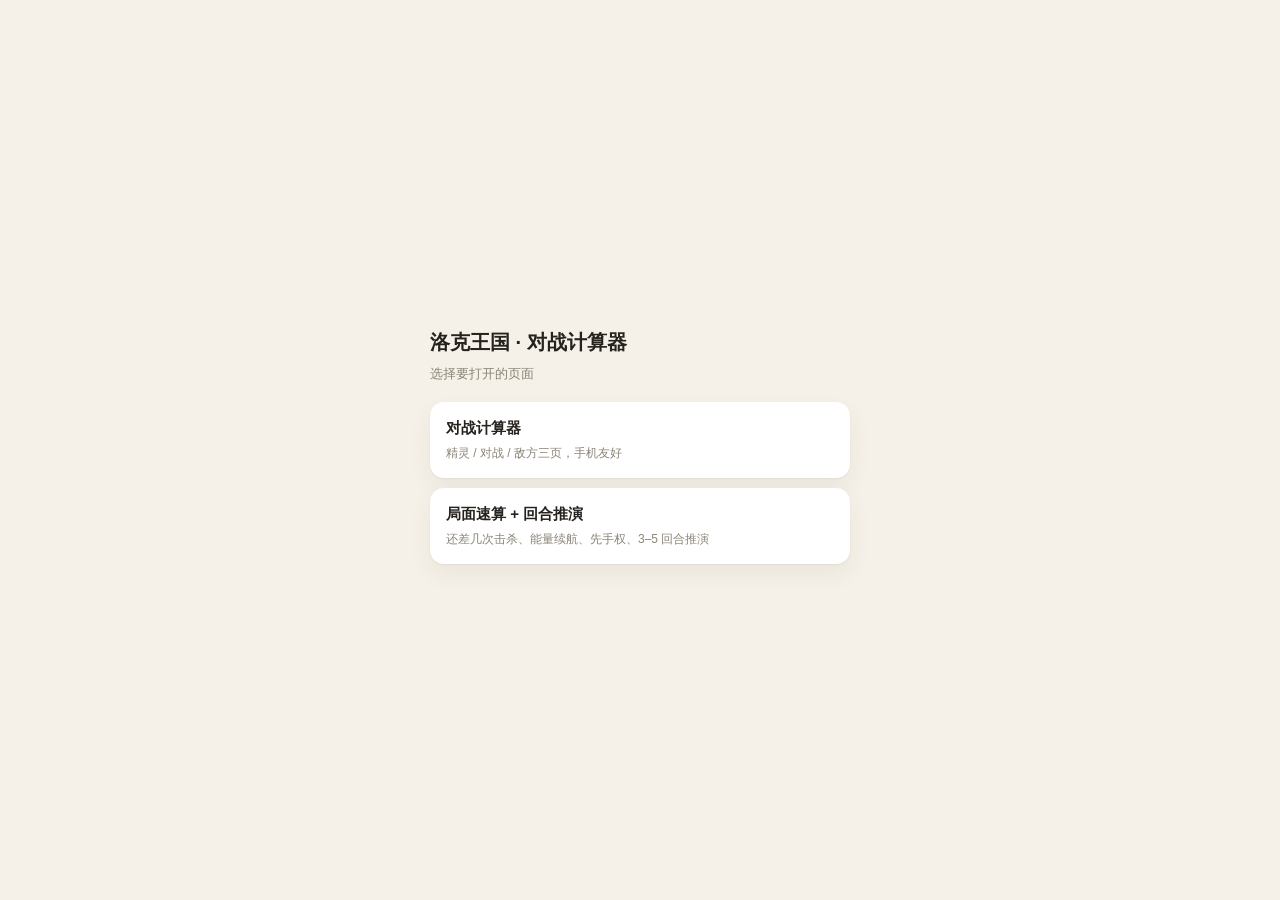
<file: site/index.html>
<!doctype html>
<html lang="zh-CN">
<head>
<meta charset="utf-8">
<meta name="viewport" content="width=device-width, initial-scale=1">
<title>洛克王国 · 对战计算器</title>
<style>
  body{margin:0;min-height:100vh;display:flex;align-items:center;justify-content:center;background:#f5f1e8;color:#26231f;
       font:15px/1.6 "PingFang SC","Microsoft YaHei",sans-serif}
  .box{width:100%;max-width:420px;padding:0 20px}
  h1{font-size:20px;margin:0 0 6px}
  p{color:#8b8578;font-size:13px;margin:0 0 18px}
  a{display:block;padding:14px 16px;border-radius:14px;margin-bottom:10px;text-decoration:none;
    background:#fff;color:#26231f;box-shadow:0 1px 2px rgba(60,50,30,.06),0 10px 24px rgba(60,50,30,.06)}
  a b{display:block;font-size:15px}
  a span{font-size:12px;color:#8b8578}
</style>
</head>
<body>
<div class="box">
  <h1>洛克王国 · 对战计算器</h1>
  <p>选择要打开的页面</p>
  <a href="calculator.html"><b>对战计算器</b><span>精灵 / 对战 / 敌方三页，手机友好</span></a>
  <a href="fight.html"><b>局面速算 + 回合推演</b><span>还差几次击杀、能量续航、先手权、3–5 回合推演</span></a>
</div>
</body>
</html>
</file>
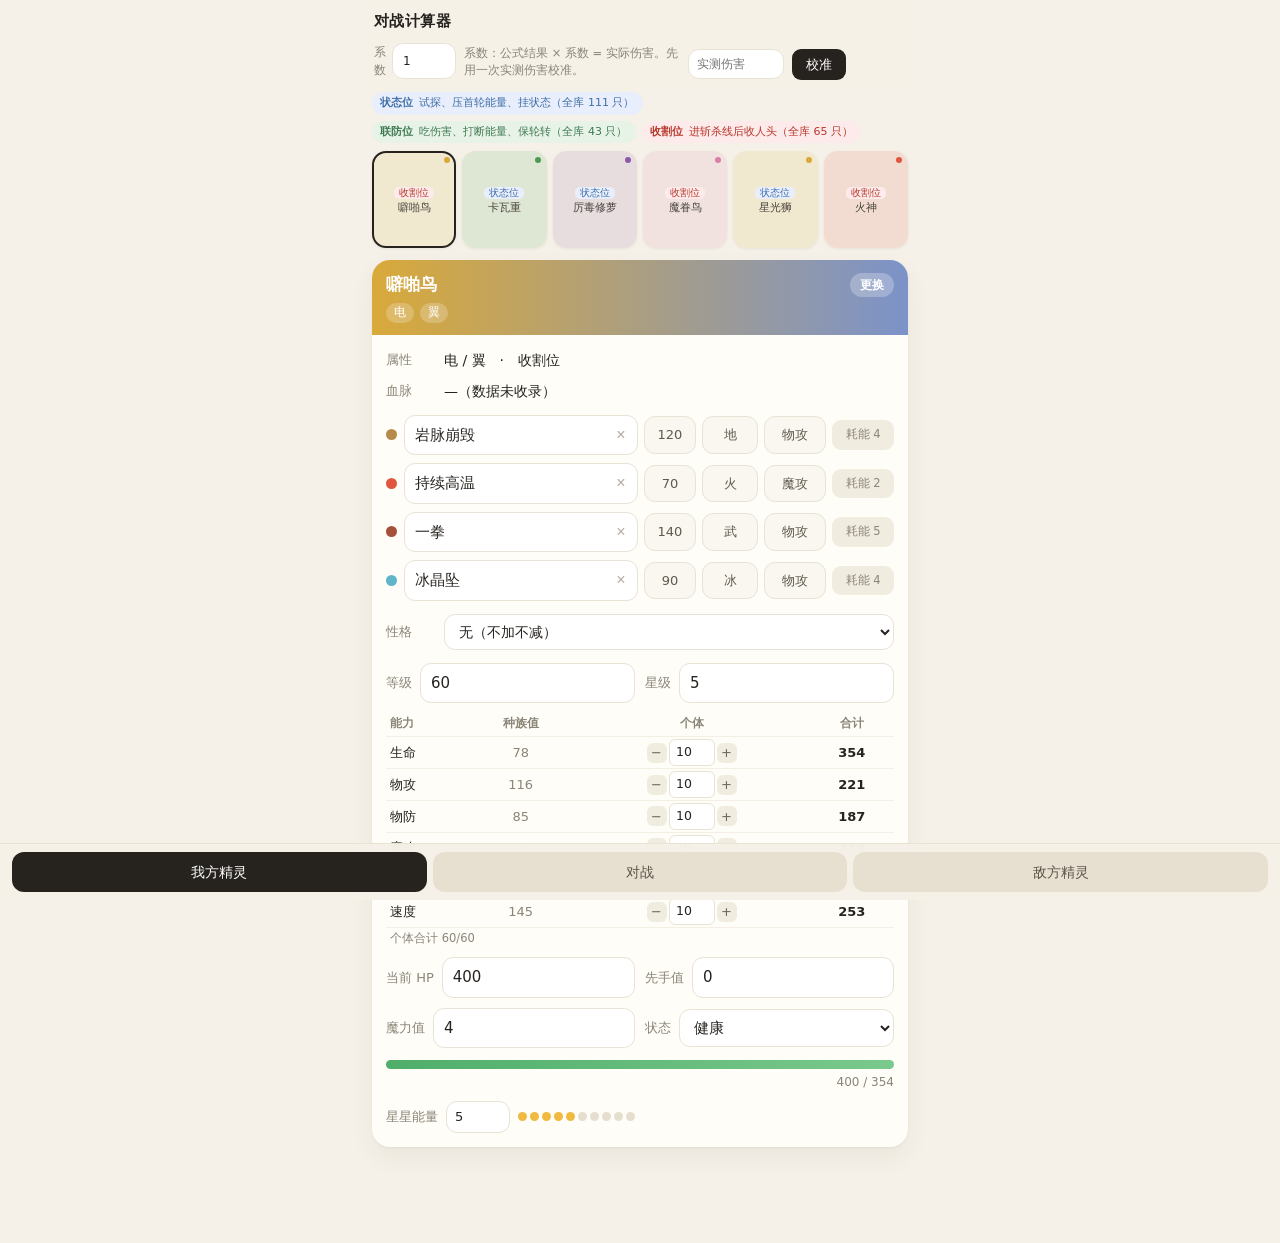
<file: site/calculator.html>
<!doctype html>
<html lang="zh-CN">
<head>
<meta charset="utf-8">
<meta name="viewport" content="width=device-width, initial-scale=1, viewport-fit=cover">
<title>洛克王国 · 对战计算器</title>
<link rel="stylesheet" href="calc.css">
</head>
<body>
<div class="app" id="app">
  <header class="topbar">
    <div class="title">对战计算器</div>
    <div class="coef"><span>系数</span><input id="coef" type="number" step="0.001" value="1"></div>
  </header>

  <!-- 我方 -->
  <section class="view on" id="view-mine">
    <div class="legend-bar" id="roleLegend"></div>
    <div class="slots" id="mineSlots"></div>
    <div class="card" id="mineCard">
      <div class="card-head">
        <div class="card-name" id="mineName"><span id="mineNameText">选择精灵</span><button type="button" class="change-btn" data-side="mine">更换</button></div>
        <div class="tags" id="mineTags"></div>
      </div>
      <div class="line"><span class="lbl">属性</span><span id="mineEle">—</span></div>
      <div class="line"><span class="lbl">血脉</span><span id="mineBlood">—</span></div>
      <div class="moves" id="mineMoves"></div>
      <div class="line"><span class="lbl">性格</span><select id="mineNature"></select></div>
      <div class="row2">
        <label class="field"><span>等级</span><input id="mineLevel" type="number" value="60"></label>
        <label class="field"><span>星级</span><input id="mineStar" type="number" value="5" min="0" max="5"></label>
      </div>
      <table class="ivtable">
        <thead><tr><th>能力</th><th>种族值</th><th colspan="3">个体</th><th>合计</th></tr></thead>
        <tbody id="mineStats"></tbody>
        <tfoot><tr><td colspan="6" class="ivtotal" id="mineIvTotal">个体合计 60/60</td></tr></tfoot>
      </table>
      <div class="row2" style="margin-top:8px">
        <label class="field"><span>当前 HP</span><input id="mineHp" type="number" value="400"></label>
        <label class="field"><span>先手值</span><input id="minePriority" type="number" step="1" value="0"></label>
        <label class="field"><span>魔力值</span><input id="mineMana" type="number" min="0" max="4" value="4"></label>
        <label class="field"><span>状态</span><select id="mineStatus">
          <option value="健康">健康</option><option value="中毒">中毒</option><option value="灼烧">灼烧</option>
          <option value="寄生">寄生</option><option value="冻结">冻结</option><option value="引电">引电</option>
        </select></label>
      </div>
      <div class="hpbar"><i id="mineHpBar"></i></div>
      <div class="hpnote" id="mineHpNote">—</div>
      <div class="energy"><span>星星能量</span><input id="mineEnergy" type="number" min="0" max="10" value="5"><span class="pips" id="mineEnergyPips"></span></div>
    </div>
  </section>

  <!-- 对战 -->
  <section class="view" id="view-battle">
    <div class="battle2">
      <div class="rail" id="railMine"></div>

      <div class="bcol">
        <div class="fighter mine" id="fighterMine">
          <span id="duelMineName">我方</span><i class="spark">✦</i>
        </div>
        <div class="mcards" id="battleMoves"></div>
      </div>

      <div class="bcol">
        <div class="fighter foe" id="fighterFoe">
          <span id="duelFoeName">对手</span><i class="spark">✦</i>
        </div>
        <div class="mcards" id="foeHits"></div>
      </div>

      <div class="rail" id="railFoe"></div>
    </div>

    <div class="card">
      <div class="battle-head">轮次时间轴 <span class="phase-tag" id="phaseName">—</span></div>
      <div class="timeline"><i id="tlFill"></i><span class="tl-max">50 回合</span></div>
      <div class="tl-legend" id="tlLegend"></div>
      <div class="row2" style="margin-bottom:8px">
        <label class="field"><span>我方动作</span><select id="meAction">
          <option value="attack">出招</option><option value="charge">聚能</option><option value="switch">换人</option><option value="counter">应对</option>
        </select></label>
        <label class="field"><span>对手动作</span><select id="foeActionRec">
          <option value="attack">出招</option><option value="charge">聚能</option><option value="switch">换人</option><option value="counter">应对</option>
        </select></label>
      </div>
      <div class="row2" style="margin-bottom:8px">
        <label class="field"><span>我方这招</span><select id="meMoveSel"></select></label>
        <label class="field"><span>对手这招</span><select id="foeMoveSel"></select></label>
      </div>
      <div class="row2" style="margin-bottom:8px">
        <label class="field"><span>贴策略</span><select id="stratSel"></select></label>
      </div>
      <p class="hint" id="stratHint" style="margin:-2px 0 8px"></p>
      <div class="row2" style="margin-bottom:8px">
        <label class="field"><span>本回合倒下</span><select id="koSide">
          <option value="">没有</option><option value="foe">对手倒了一只</option><option value="mine">我方倒了一只</option>
        </select></label>
        <label class="field"><span>对手被迫聚能</span><select id="foeForced">
          <option value="">否</option><option value="1">是</option>
        </select></label>
      </div>
      <div class="turn-actions">
        <button type="button" class="tbtn" id="recordTurn">记录本回合</button>
        <button type="button" class="tbtn ghost" id="undoTurn">撤回上一回合</button>
        <button type="button" class="tbtn ghost" id="clearTurns">清空</button>
        <select id="restoreTurn" style="flex:1;min-width:120px"><option value="">还原到第几回合…</option></select>
      </div>
      <div class="turn-actions" style="margin-top:6px">
        <button type="button" class="tbtn ghost" id="exportBtn">导出记录</button>
        <label class="tbtn ghost" for="importFile" style="cursor:pointer">导入记录</label>
        <input type="file" id="importFile" accept="application/json,.json" hidden>
      </div>
      <div class="history" id="historyList"></div>
    </div>

    <div class="card">
      <div class="battle-head">环境与场地</div>
      <div class="row2">
        <label class="field"><span>天气</span><select id="weather">
          <option value="">无</option><option value="rain">下雨（水系 +75%）</option>
          <option value="sand">沙暴（地系能耗减半）</option><option value="snow">暴风雪</option><option value="thunder">雷鸣</option>
        </select></label>
        <label class="field"><span>对手减伤</span><input id="cut" type="number" value="0" min="0" max="90"></label>
      </div>
      <div class="row2">
        <label class="field"><span>对手这轮用状态技</span><select id="foeStatusSkill">
          <option value="">否</option><option value="1">是（愿力冲击 ×2.5）</option>
        </select></label>
      </div>
    </div>

    <div class="card">
      <div class="battle-head">双方场地与状态</div>
      <div class="p1p2">
        <div class="pcard-mini p1">
          <div class="pname"><b class="p1t">P1</b> 我方</div>
          <div class="stategrid">
            <label><span>攻击印记</span><input data-state="mine" data-key="mark" type="number" min="0" value="0"></label>
            <label><span>风起</span><input data-state="mine" data-key="wind" type="number" min="0" value="0"></label>
            <label><span>蓄势</span><input data-state="mine" data-key="charge" type="number" min="0" max="1" value="0"></label>
            <label><span>光合</span><input data-state="mine" data-key="photo" type="number" min="0" value="0"></label>
            <label><span>棘刺</span><input data-state="mine" data-key="spike" type="number" min="0" value="0"></label>
            <label><span>减速</span><input data-state="mine" data-key="slow" type="number" min="0" max="1" value="0"></label>
            <label><span>连击</span><input data-state="mine" data-key="combo" type="number" min="1" value="1"></label>
            <label><span>中毒</span><input data-state="mine" data-key="poison" type="number" min="0" value="0"></label>
            <label><span>灼烧</span><input data-state="mine" data-key="burn" type="number" min="0" value="0"></label>
          </div>
          <div class="pstat" id="p1Stat">—</div>
        </div>
        <div class="pcard-mini p2">
          <div class="pname"><b class="p2t">P2</b> 敌方</div>
          <div class="stategrid">
            <label><span>攻击印记</span><input data-state="foe" data-key="mark" type="number" min="0" value="0"></label>
            <label><span>风起</span><input data-state="foe" data-key="wind" type="number" min="0" value="0"></label>
            <label><span>蓄势</span><input data-state="foe" data-key="charge" type="number" min="0" max="1" value="0"></label>
            <label><span>光合</span><input data-state="foe" data-key="photo" type="number" min="0" value="0"></label>
            <label><span>棘刺</span><input data-state="foe" data-key="spike" type="number" min="0" value="0"></label>
            <label><span>减速</span><input data-state="foe" data-key="slow" type="number" min="0" max="1" value="0"></label>
            <label><span>连击</span><input data-state="foe" data-key="combo" type="number" min="1" value="1"></label>
            <label><span>中毒</span><input data-state="foe" data-key="poison" type="number" min="0" value="0"></label>
            <label><span>灼烧</span><input data-state="foe" data-key="burn" type="number" min="0" value="0"></label>
          </div>
          <div class="pstat" id="p2Stat">—</div>
          <div class="ticknote" id="tickNote"></div>
        </div>
      </div>
    </div>
  </section>

  <!-- 敌方 -->
  <section class="view" id="view-foe">
    <div class="legend-bar" id="roleLegendFoe"></div>
    <div class="slots" id="foeSlots"></div>
    <div class="card" id="foeCard">
      <div class="card-head">
        <div class="card-name" id="foeName"><span id="foeNameText">选择精灵</span><button type="button" class="change-btn" data-side="foe">更换</button></div>
        <div class="tags" id="foeTags"></div>
      </div>
      <div class="line"><span class="lbl">属性</span><span id="foeEle">—</span></div>
      <div class="line"><span class="lbl">血脉</span><span id="foeBlood">—</span></div>
      <div class="moves" id="foeMoves"></div>
      <div class="line"><span class="lbl">性格</span><select id="foeNature"></select></div>
      <div class="row2">
        <label class="field"><span>等级</span><input id="foeLevel" type="number" value="60"></label>
        <label class="field"><span>星级</span><input id="foeStar" type="number" value="5" min="0" max="5"></label>
      </div>
      <table class="ivtable">
        <thead><tr><th>能力</th><th>种族值</th><th colspan="3">个体</th><th>合计</th></tr></thead>
        <tbody id="foeStats"></tbody>
        <tfoot><tr><td colspan="6" class="ivtotal" id="foeIvTotal">个体合计 60/60</td></tr></tfoot>
      </table>
      <div class="row2" style="margin-top:8px">
        <label class="field"><span>当前 HP</span><input id="foeHp" type="number" value="300"></label>
        <label class="field"><span>先手值</span><input id="foePriority" type="number" step="1" value="0"></label>
        <label class="field"><span>魔力值</span><input id="foeMana" type="number" min="0" max="4" value="4"></label>
        <label class="field"><span>状态</span><select id="foeStatus">
          <option value="健康">健康</option><option value="中毒">中毒</option><option value="灼烧">灼烧</option>
          <option value="寄生">寄生</option><option value="冻结">冻结</option><option value="引电">引电</option>
        </select></label>
      </div>
      <div class="hpbar"><i id="foeHpBar"></i></div>
      <div class="hpnote" id="foeHpNote">—</div>
      <div class="energy"><span>星星能量</span><input id="foeEnergy" type="number" min="0" max="10" value="5"><span class="pips" id="foeEnergyPips"></span></div>
    </div>
  </section>

  <div class="picker" id="picker" hidden>
    <div class="picker-box">
      <div class="picker-head">选择精灵<button type="button" class="picker-close" id="pickerClose">×</button></div>
      <input id="pickerSearch" type="search" placeholder="输入名字筛选，如 火神">
      <div class="picker-list" id="pickerList"></div>
    </div>
  </div>

  <nav class="tabbar">
    <button class="tab on" data-view="mine">我方精灵</button>
    <button class="tab" data-view="battle">对战</button>
    <button class="tab" data-view="foe">敌方精灵</button>
  </nav>
</div>

<script src="natures-data.js"></script>
<script src="pets-data.js"></script>
<script src="skills-data.js"></script>
<script src="types-data.js"></script>
<script src="calc.js"></script>
</body>
</html>
</file>
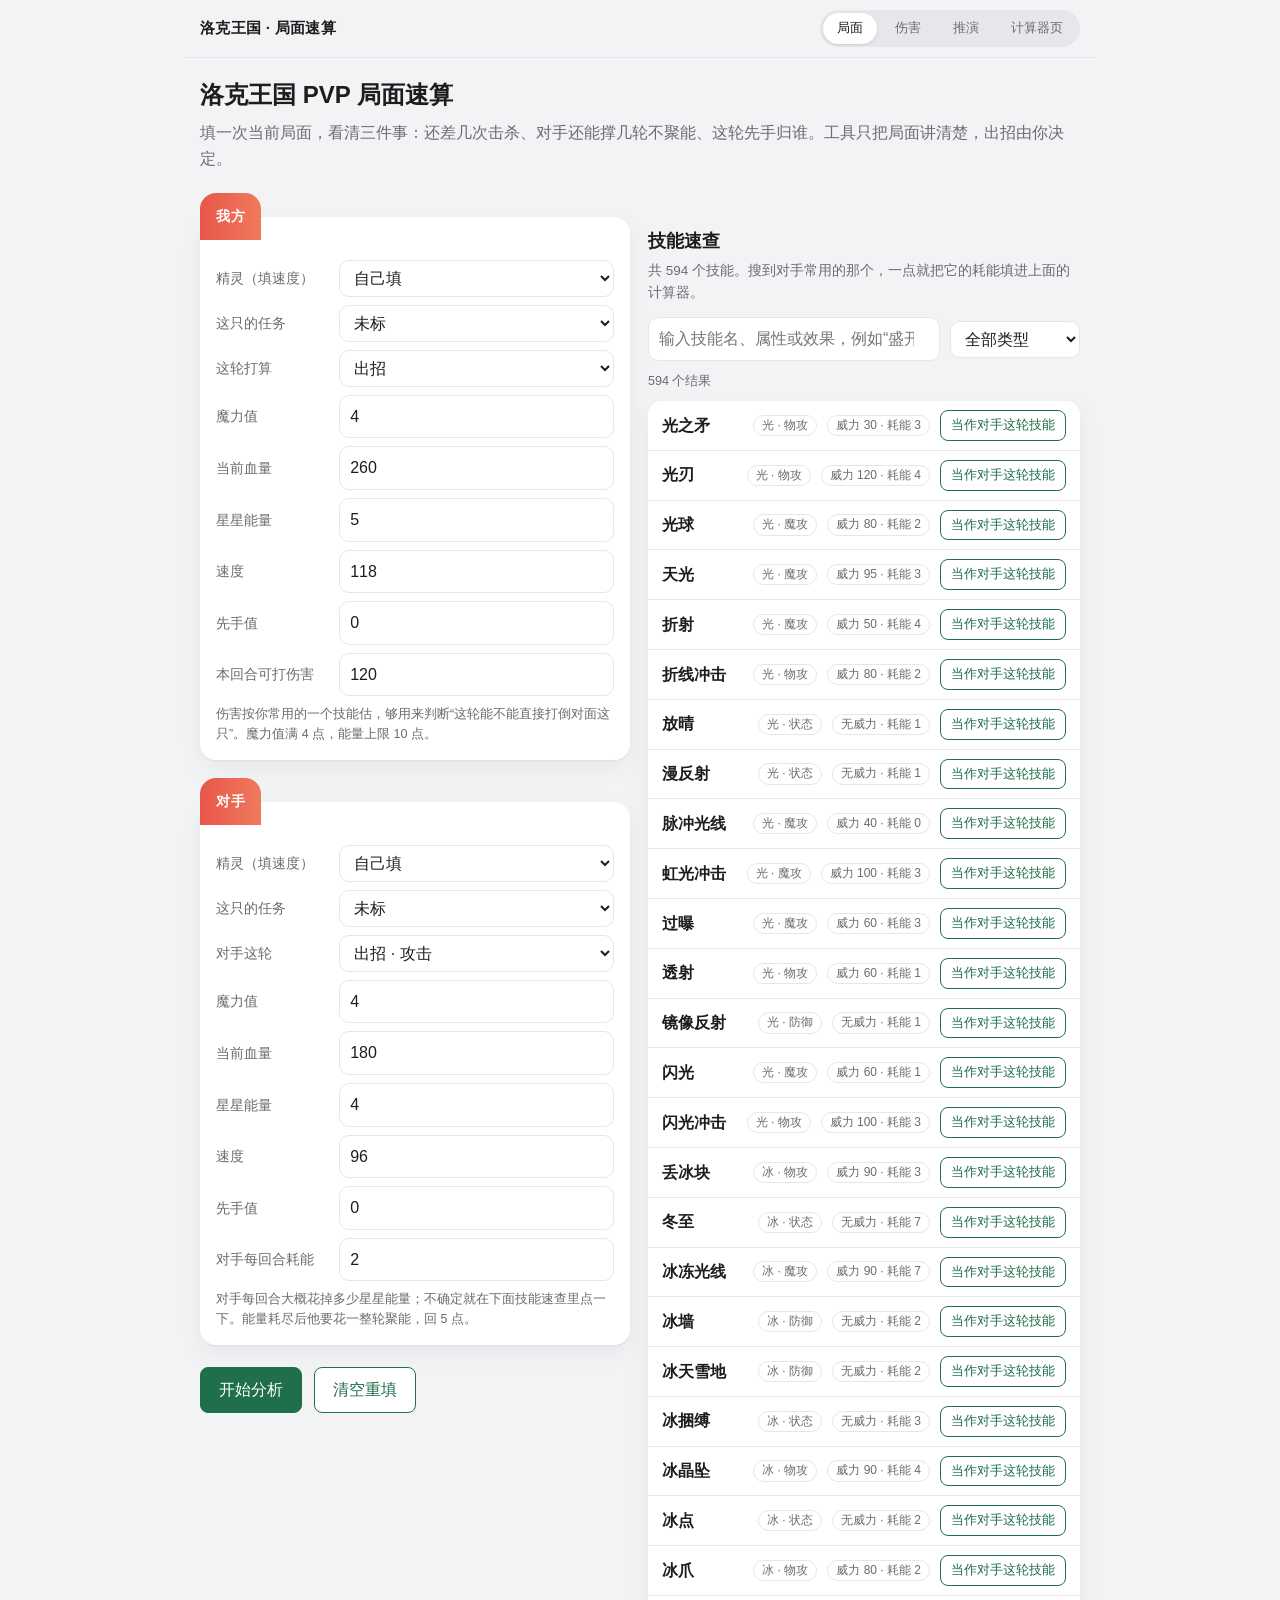
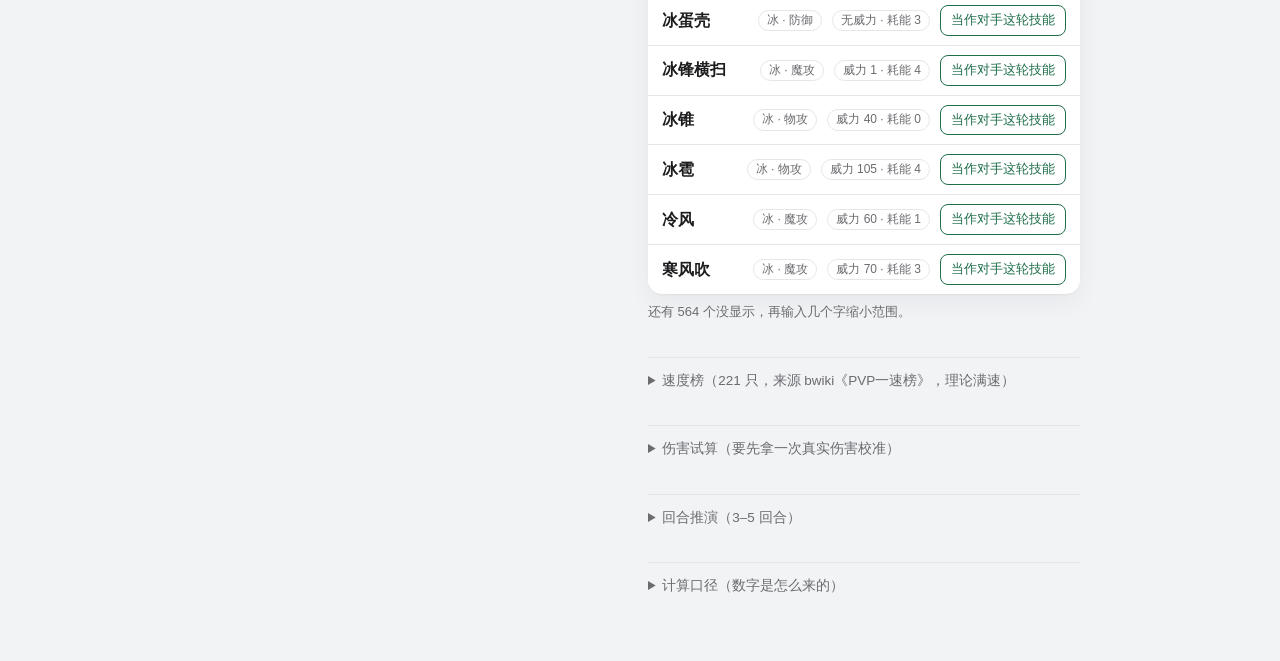
<file: site/fight.html>
<!doctype html>
<html lang="zh-CN">
<head>
<meta charset="utf-8">
<meta name="viewport" content="width=device-width, initial-scale=1">
<title>洛克王国 PVP 局面速算</title>
<style>
  :root { --ink:#1d1d1f; --muted:#6b6b70; --line:#e6e6ea; --bg:#f2f3f5; --accent:#1f6f4a; --warn:#a2541a;
          --card:#ffffff; --head:#e8564a; --head2:#f6f1e7; --shadow:0 1px 2px rgba(20,20,30,.06), 0 8px 24px rgba(20,20,30,.05); }
  * { box-sizing: border-box; }
  body { margin:0; padding:0 16px 64px; font:16px/1.6 "Segoe UI","Microsoft YaHei",sans-serif; color:var(--ink); background:var(--bg); }
  .workbench { display:grid; grid-template-columns: minmax(320px, 430px) 1fr; gap:18px; align-items:start; }
  .col-result { position:sticky; top:74px; }
  @media (max-width: 900px) {
    .workbench { grid-template-columns: 1fr; }
    .col-result { position:static; }
  }
  .appbar { position:sticky; top:0; z-index:20; margin:0 -16px 18px; padding:10px 16px; background:rgba(242,243,245,.94);
    backdrop-filter:blur(8px); border-bottom:1px solid var(--line); display:flex; align-items:center; gap:12px; flex-wrap:wrap; }
  .appbar-title { font-weight:700; font-size:15px; letter-spacing:.02em; }
  .segmented { display:flex; gap:4px; padding:3px; background:#e6e7ea; border-radius:999px; margin-left:auto; }
  .seg { border:0; background:transparent; color:var(--muted); font:inherit; font-size:13px; padding:5px 14px; border-radius:999px; cursor:pointer; }
  .seg.on { background:#fff; color:var(--ink); box-shadow:0 1px 3px rgba(0,0,0,.12); }
  main { max-width: 880px; margin: 0 auto; }
  h1 { font-size: 24px; margin: 0 0 6px; }
  .sub { color: var(--muted); margin: 0 0 22px; }
  form { display:grid; grid-template-columns: 1fr 1fr; gap:18px; }
  @media (max-width: 680px) { form { grid-template-columns: 1fr; } }
  fieldset { border:0; border-radius:16px; padding:0 16px 16px; background:var(--card); margin:0; box-shadow:var(--shadow); }
  legend { display:block; margin:0 -16px 12px; padding:12px 16px; font-weight:700; font-size:14px; color:#fff;
    background:linear-gradient(90deg,#e8564a,#ef7a5c); letter-spacing:.04em; border-radius:16px 16px 0 0; }
  .row { display:grid; grid-template-columns: 7.2em 1fr; align-items:center; gap:8px; margin:8px 0; }
  label { color:var(--muted); font-size:14px; }
  input, select { width:100%; padding:8px 10px; border:1px solid var(--line); border-radius:10px; font:inherit; background:#fff; color:var(--ink); }
  input:focus-visible, select:focus-visible { outline:2px solid var(--accent); outline-offset:1px; }
  .hint { font-size:12.5px; color:var(--muted); margin:2px 0 0; }
  .col-input form { grid-template-columns: 1fr; }
  .actions { grid-column: 1 / -1; display:flex; gap:12px; align-items:center; margin-top:4px; }
  button { font:inherit; padding:9px 18px; border-radius:8px; border:1px solid var(--accent); background:var(--accent); color:#fff; cursor:pointer; }
  button.ghost { background:#fff; color:var(--accent); }
  button:focus-visible { outline:2px solid var(--ink); outline-offset:2px; }
  .err { color:#a1201f; font-size:14px; }
  section { margin-top:34px; }
  h2 { font-size:18px; margin:0 0 4px; }
  .sectionnote { color:var(--muted); font-size:13.5px; margin:0 0 14px; }
  .card { background:var(--card); border:0; border-radius:14px; padding:16px 18px; margin:10px 0; box-shadow:var(--shadow); }
  .card h3 { margin:0 0 6px; font-size:15px; color:var(--muted); font-weight:600; letter-spacing:.02em; }
  .big { font-size:26px; font-weight:700; margin:2px 0 6px; }
  .big .unit { font-size:15px; font-weight:500; color:var(--muted); margin-left:4px; }
  .why { color:var(--muted); font-size:13.5px; margin:0; }
  .tips { margin:8px 0 0; padding-left:20px; }
  .tips li { margin:6px 0; }
  .tag { display:inline-block; font-size:12px; padding:1px 8px; border-radius:999px; border:1px solid var(--line); color:var(--muted); margin-left:8px; vertical-align:middle; }
  .skillbar { display:flex; gap:10px; flex-wrap:wrap; align-items:center; margin:0 0 10px; }
  .skillbar input[type="search"] { flex:1 1 220px; }
  .skillbar select { flex:0 0 130px; }
  #dmgWrap .skillbar select { flex:1 1 220px; min-width:180px; }
  .skillmeta { color:var(--muted); font-size:12.5px; }
  .skilllist { list-style:none; margin:0; padding:0; border:0; border-radius:14px; overflow:hidden; background:var(--card); box-shadow:var(--shadow); }
  .skillrow { display:grid; grid-template-columns: 1fr auto auto auto; gap:10px; align-items:center; padding:9px 14px; border-top:1px solid var(--line); }
  .skillrow:first-child { border-top:0; }
  .skillrow .nm { font-weight:600; }
  .skillrow .pill { font-size:12px; color:var(--muted); border:1px solid var(--line); border-radius:999px; padding:0 8px; }
  .skillrow button { padding:4px 10px; font-size:13px; }
  .more { color:var(--muted); font-size:13px; margin:8px 0 0; }
  .calcpair { display:grid; grid-template-columns: 1fr 1fr; gap:14px; margin-bottom:12px; }
  @media (max-width: 680px) { .calcpair { grid-template-columns: 1fr; } }
  .calcside { border:0; border-radius:14px; padding:12px 14px 14px; background:var(--card); box-shadow:var(--shadow); }
  .calcside h3 { margin:0 0 10px; font-size:13px; color:var(--muted); font-weight:600; display:flex; align-items:center; gap:7px; }
  .dot { width:9px; height:9px; border-radius:50%; display:inline-block; }
  .badges { display:flex; gap:6px; flex-wrap:wrap; margin:-4px 0 8px; min-height:20px; }
  .badge { font-size:12px; padding:2px 9px; border-radius:999px; background:#eef0f4; color:#4a4a55; }
  .badge.power { background:#ffe9e5; color:#b8382b; }
  .badge.type { background:#e8f0ff; color:#2f5aa8; }
  .dot-me { background:#e8564a; }
  .dot-foe { background:#3b6fb4; }
  .calcside select { width:100%; margin-bottom:8px; }
  .statgrid { display:grid; grid-template-columns: repeat(2, 1fr); gap:4px 14px; font-size:13px; }
  .statgrid div.statrow { display:flex; justify-content:space-between; border-bottom:1px solid #f1f1f4; padding:3px 0; }
  .statgrid span { color:var(--muted); }
  .statgrid b { font-weight:600; color:var(--ink); }
  .calcresult { border:0; border-radius:14px; padding:14px 16px; background:var(--card); box-shadow:var(--shadow); }
  .calcresult .big { margin:0; }
  .hpbar { height:10px; border-radius:999px; background:#ececef; overflow:hidden; margin:10px 0 8px; }
  .hpbar i { display:block; height:100%; background:var(--accent); width:0; transition:width .25s ease; }
  .ko { font-size:13.5px; color:var(--muted); }
  .ko b { color:var(--accent); }
  .simtable { width:100%; border-collapse:collapse; font-size:13.5px; margin-top:10px; }
  .simtable th, .simtable td { border-bottom:1px solid var(--line); padding:6px 8px; text-align:right; }
  .simtable th:first-child, .simtable td:first-child { text-align:left; }
  .simtable th { color:var(--muted); font-weight:600; }
  .simtable tr.ko td { color:#a1201f; font-weight:600; }
  [hidden] { display:none !important; }
  .reveal { opacity:0; transform:translateY(6px); transition:opacity .28s ease, transform .28s ease; }
  .reveal.on { opacity:1; transform:none; }
  details { margin-top:34px; border-top:1px solid var(--line); padding-top:12px; color:var(--muted); font-size:13.5px; }
  summary { cursor:pointer; }
  details dt { font-weight:600; color:var(--ink); margin-top:8px; }
  details dd { margin:2px 0 0 0; }
</style>
</head>
<body>
<noscript><p style="margin:16px;padding:12px;border:1px solid #a1201f;color:#a1201f;border-radius:8px">
这个页面要用浏览器打开，并且允许运行脚本。如果你是在预览窗口里看，请下载后用 Edge / Chrome 打开 index.html。</p></noscript>
<main>
  <div class="appbar">
    <div class="appbar-title">洛克王国 · 局面速算</div>
    <div class="segmented" role="tablist">
      <button type="button" class="seg on" data-jump="form">局面</button>
      <button type="button" class="seg" data-jump="dmgWrap">伤害</button>
      <button type="button" class="seg" data-jump="simWrap">推演</button>
      <a class="seg" href="calculator.html" style="text-decoration:none">计算器页</a>
    </div>
  </div>
  <h1>洛克王国 PVP 局面速算</h1>
  <p class="sub">填一次当前局面，看清三件事：还差几次击杀、对手还能撑几轮不聚能、这轮先手归谁。工具只把局面讲清楚，出招由你决定。</p>

  <div class="workbench">
  <div class="col-input">
  <form id="form" novalidate>
    <fieldset>
      <legend>我方</legend>
      <div class="row"><label for="me-preset">精灵（填速度）</label><select id="me-preset"><option value="">自己填</option></select></div>
      <div class="row"><label for="me-role">这只的任务</label><select id="me-role">
        <option value="">未标</option>
        <option value="info">状态 / 信息位</option>
        <option value="tank">接压 / 联防位</option>
        <option value="sweep">收割位</option>
      </select></div>
      <div class="row"><label for="me-action">这轮打算</label><select id="me-action">
        <option value="attack">出招</option>
        <option value="switch">换人</option>
        <option value="charge">聚能</option>
        <option value="counter_guard">防御类应对（吃攻击）</option>
        <option value="counter_strike">攻击类应对（吃状态）</option>
        <option value="counter_break">状态类应对（吃防御）</option>
      </select></div>
      <div class="row"><label for="me-mana">魔力值</label><input id="me-mana" type="number" min="0" max="4" step="1" value="4"></div>
      <div class="row"><label for="me-hp">当前血量</label><input id="me-hp" type="number" min="0" step="1" value="260"></div>
      <div class="row"><label for="me-energy">星星能量</label><input id="me-energy" type="number" min="0" max="10" step="1" value="5"></div>
      <div class="row"><label for="me-speed">速度</label><input id="me-speed" type="number" min="0" step="1" value="118"></div>
      <div class="row"><label for="me-priority">先手值</label><input id="me-priority" type="number" step="1" value="0"></div>
      <div class="row"><label for="me-dmg">本回合可打伤害</label><input id="me-dmg" type="number" min="0" step="1" value="120"></div>
      <p class="hint">伤害按你常用的一个技能估，够用来判断“这轮能不能直接打倒对面这只”。魔力值满 4 点，能量上限 10 点。</p>
    </fieldset>

    <fieldset>
      <legend>对手</legend>
      <div class="row"><label for="foe-preset">精灵（填速度）</label><select id="foe-preset"><option value="">自己填</option></select></div>
      <div class="row"><label for="foe-role">这只的任务</label><select id="foe-role">
        <option value="">未标</option>
        <option value="info">状态 / 信息位</option>
        <option value="tank">接压 / 联防位</option>
        <option value="sweep">收割位</option>
      </select></div>
      <div class="row"><label for="foe-action">对手这轮</label><select id="foe-action">
        <option value="attack">出招 · 攻击</option>
        <option value="defense">出招 · 防御</option>
        <option value="status">出招 · 状态</option>
        <option value="switch">换人</option>
        <option value="charge">聚能</option>
        <option value="unknown">不确定</option>
      </select></div>
      <div class="row"><label for="foe-mana">魔力值</label><input id="foe-mana" type="number" min="0" max="4" step="1" value="4"></div>
      <div class="row"><label for="foe-hp">当前血量</label><input id="foe-hp" type="number" min="0" step="1" value="180"></div>
      <div class="row"><label for="foe-energy">星星能量</label><input id="foe-energy" type="number" min="0" max="10" step="1" value="4"></div>
      <div class="row"><label for="foe-speed">速度</label><input id="foe-speed" type="number" min="0" step="1" value="96"></div>
      <div class="row"><label for="foe-priority">先手值</label><input id="foe-priority" type="number" step="1" value="0"></div>
      <div class="row"><label for="foe-burn">对手每回合耗能</label><input id="foe-burn" type="number" min="0" step="1" value="2"></div>
      <p class="hint">对手每回合大概花掉多少星星能量；不确定就在下面技能速查里点一下。能量耗尽后他要花一整轮聚能，回 5 点。</p>
    </fieldset>

    <div class="actions">
      <button type="submit">开始分析</button>
      <button type="button" class="ghost" id="reset">清空重填</button>
      <span class="err" id="err" role="alert"></span>
    </div>
  </form>
  </div>

  <div class="col-result">
  <section id="stage1" hidden aria-live="polite">
    <h2>第一步 · 看清局面</h2>
    <p class="sectionnote">三张卡片依次出现，每张只回答一个问题。</p>
    <div class="card reveal" id="c1">
      <h3>① 还差几次击杀</h3>
      <p class="big"><span id="kills-now">–</span><span class="unit" id="kills-unit">次</span><span class="tag" id="kills-tag" hidden></span></p>
      <p class="why" id="kills-why"></p>
    </div>
    <div class="card reveal" id="c2">
      <h3>② 对手还能撑几轮不聚能</h3>
      <p class="big"><span id="sustain">–</span><span class="unit">轮</span></p>
      <p class="why" id="sustain-why"></p>
    </div>
    <div class="card reveal" id="c3">
      <h3>③ 这轮先手归谁</h3>
      <p class="big" id="initiative">–</p>
      <p class="why" id="initiative-why"></p>
    </div>
  </section>

  <section id="stage2" hidden aria-live="polite">
    <h2>第二步 · 该怎么想</h2>
    <p class="sectionnote">这里只给判断和提示，不替你出招。</p>
    <div class="card reveal" id="c4">
      <h3>④ 现在是什么局面</h3>
      <p class="big" id="gametype">–</p>
      <p class="why" id="gametype-why"></p>
    </div>
    <div class="card reveal" id="c5">
      <h3>⑤ 这回合先盯什么</h3>
      <p class="big" id="focus">–</p>
      <p class="why" id="focus-why"></p>
    </div>
    <div class="card reveal" id="c6">
      <h3>⑥ 可以怎么想</h3>
      <ul class="tips" id="tips"></ul>
    </div>
  </section>


  <section id="skillSection">
    <h2>技能速查</h2>
    <p class="sectionnote">共 <span id="skillTotal">0</span> 个技能。搜到对手常用的那个，一点就把它的耗能填进上面的计算器。</p>
    <div class="skillbar">
      <input type="search" id="skillSearch" placeholder="输入技能名、属性或效果，例如“盛开”“草”“威力+60”" aria-label="搜索技能">
      <select id="skillType" aria-label="按类型筛选">
        <option value="">全部类型</option>
        <option value="物攻">物攻</option>
        <option value="魔攻">魔攻</option>
        <option value="状态">状态</option>
        <option value="防御">防御</option>
      </select>
      <span class="skillmeta" id="skillCount"></span>
    </div>
    <ul class="skilllist" id="skillList"></ul>
    <p class="more" id="skillMore" hidden></p>
  </section>


  <details id="speedWrap">
    <summary>速度榜（<span id="speedTotal">0</span> 只，来源 bwiki《PVP一速榜》，理论满速）</summary>
    <div class="skillbar" style="margin-top:12px">
      <input type="search" id="speedSearch" placeholder="输入精灵名，例如“噼啪鸟”“火神”" aria-label="搜索精灵速度">
      <span class="skillmeta" id="speedCount"></span>
    </div>
    <ul class="skilllist" id="speedList"></ul>
    <p class="more" id="speedMore" hidden></p>
  </details>


  <details id="dmgWrap">
    <summary>伤害试算（要先拿一次真实伤害校准）</summary>
    <div class="calcpair" style="margin-top:12px">
      <div class="calcside">
        <h3 class="side-head"><i class="dot dot-me"></i>我方</h3>
        <select id="dmg-me" aria-label="我方精灵"></select>
        <select id="dmg-skill" aria-label="技能"></select>
        <div class="badges" id="dmg-skill-badges"></div>
        <select id="dmg-me-nature" aria-label="我方性格"></select>
        <div class="skillbar" style="gap:8px">
          <label class="skillmeta">等级 <input id="dmg-me-level" type="number" min="1" max="100" value="60" style="width:56px"></label>
          <label class="skillmeta">星级 <input id="dmg-me-star" type="number" min="0" max="5" value="5" style="width:48px"></label>
          <label class="skillmeta">个体 <input id="dmg-me-iv" type="number" min="0" max="10" value="10" style="width:48px"></label>
        </div>
        <div class="statgrid" id="dmg-me-stats"></div>
        <div class="hpbar"><i id="dmg-me-bar"></i></div>
      </div>
      <div class="calcside">
        <h3 class="side-head"><i class="dot dot-foe"></i>对手</h3>
        <select id="dmg-foe" aria-label="对手精灵"></select>
        <select id="dmg-foe-nature" aria-label="对手性格"></select>
        <div class="skillbar" style="gap:8px">
          <label class="skillmeta">等级 <input id="dmg-foe-level" type="number" min="1" max="100" value="60" style="width:56px"></label>
          <label class="skillmeta">星级 <input id="dmg-foe-star" type="number" min="0" max="5" value="5" style="width:48px"></label>
          <label class="skillmeta">个体 <input id="dmg-foe-iv" type="number" min="0" max="10" value="10" style="width:48px"></label>
        </div>
        <div class="statgrid" id="dmg-foe-stats"></div>
        <div class="hpbar"><i id="dmg-foe-bar"></i></div>
      </div>
    </div>
    <div class="skillbar">
      <label class="skillmeta">系数 <input id="dmg-k" type="number" step="0.001" min="0" placeholder="未校准" style="width:90px"></label>
      <label class="skillmeta">实测伤害 <input id="dmg-real" type="number" step="1" min="0" placeholder="打一下记下来" style="width:110px"></label>
      <button type="button" class="ghost" id="dmg-calibrate">用这一下校准</button>
      <button type="button" id="dmg-apply">算出来填进表单</button>
    </div>
    <div class="skillbar">
      <label class="skillmeta">对手这轮减伤 <select id="dmg-def" style="min-width:200px"></select></label>
      <label class="skillmeta">连击数 <input id="dmg-hits" type="number" min="1" step="1" value="1" style="width:70px"></label>
    </div>
    <div class="skillbar">
      <label class="skillmeta">敌方星陨印记 <input id="stack-star" type="number" min="0" step="1" value="0" style="width:60px"></label>
      <label class="skillmeta">敌方中毒层数 <input id="stack-poison" type="number" min="0" step="1" value="0" style="width:60px"></label>
      <label class="skillmeta">敌方增益层数 <input id="stack-buff" type="number" min="0" step="1" value="0" style="width:60px"></label>
    </div>
    <div class="skillbar">
      <label class="skillmeta">我方攻击印记 <input id="st-atkmarks" type="number" min="0" step="1" value="0" style="width:56px"></label>
      <label class="skillmeta">我方风起层数 <input id="st-wind" type="number" min="0" step="1" value="0" style="width:56px"></label>
      <label class="skillmeta">蓄势 <select id="st-charge" style="min-width:120px">
        <option value="">没有</option>
        <option value="1">有（威力+30%，能耗+1）</option>
      </select></label>
      <label class="skillmeta">天气 <select id="st-weather" style="min-width:170px">
        <option value="">无</option>
        <option value="rain">下雨（水系技能 +75%）</option>
        <option value="sand">沙暴（地系能耗减半）</option>
        <option value="snow">暴风雪（每回合 2 层冻结）</option>
        <option value="thunder">雷鸣（每回合 1 层引电）</option>
      </select></label>
    </div>
    <div class="skillbar">
      <label class="skillmeta">对手灼烧 <input id="st-burn" type="number" min="0" step="1" value="0" style="width:56px"></label>
      <label class="skillmeta">对手寄生 <input id="st-leech" type="number" min="0" step="1" value="0" style="width:56px"></label>
      <label class="skillmeta">对手冻结 <input id="st-freeze" type="number" min="0" step="1" value="0" style="width:56px"></label>
      <label class="skillmeta">对手引电 <input id="st-shock" type="number" min="0" step="1" value="0" style="width:56px"></label>
    </div>
    <div class="calcresult">
      <p class="big"><span id="dmg-value">–</span><span class="unit">点伤害</span></p>
      <div class="hpbar"><i id="dmg-bar"></i></div>
      <p class="ko" id="dmg-ko">填好上面的数字后，这里会给伤害、占对手剩余血量的比例，以及“几发打倒”。</p>
    </div>
    <p class="hint" id="trait-line"></p>
    <p class="hint" id="dmg-out">先选双方精灵和技能，再填一次你打出来的真实伤害按“校准”。系数会记在这个浏览器里，下次接着用。</p>
  </details>

  <details id="simWrap">
    <summary>回合推演（3–5 回合）</summary>
    <div class="skillbar" style="margin-top:12px">
      <label class="skillmeta">回合数 <select id="sim-turns" style="width:90px"><option>3</option><option>4</option><option>5</option></select></label>
      <label class="skillmeta">对手每回合打你 <input id="sim-foe-dmg" type="number" min="0" step="1" value="0" style="width:90px"></label>
      <label class="skillmeta">我方替补 <select id="sim-me-bench" style="min-width:150px"><option value="">没有</option></select></label>
      <label class="skillmeta">对手替补 <select id="sim-foe-bench" style="min-width:150px"><option value="">没有</option></select></label>
      <button type="button" id="sim-run">推演</button>
    </div>
    <table class="simtable" id="sim-plan"></table>
    <p class="hint" id="sim-note">推演假设：双方每回合各自出招（能量不够就聚能，聚能回 5 点），按先手顺序结算，回合结束再结算中毒/灼烧/寄生。</p>
    <table class="simtable" id="sim-table"></table>
  </details>

  <details>
    <summary>计算口径（数字是怎么来的）</summary>
    <dl>
      <dt>还差几次击杀</dt>
      <dd>魔力值满 4 点：对手每被击败一只精灵掉 1 点，归零即输。所以“还差几次击杀”＝对手当前魔力值；如果这一击就能打倒场上这只（可打伤害 ≥ 对手血量），答案再减 1。</dd>
      <dt>对手还能撑几轮不聚能</dt>
      <dd>每只精灵能量上限 10 点，用技能花 2—5 点，耗尽后要花一整轮“聚能”回 5 点。这里用 对手能量 ÷ 每回合耗能 向下取整，算出他还能连续出招几轮。</dd>
      <dt>这轮先手归谁</dt>
      <dd>行动顺序是 <b>应对 &gt; 换人 &gt; 先手值 &gt; 速度</b>。应对抓对类型时有必定先手；换人几乎总是当场最先结算，即使你比对手慢，主动换人通常也是你先完成替换、对手再出招；但换人消耗本回合行动，新上场的精灵会直接暴露在对手这一下的攻击里（除非用带“脱离”的技能换下）。</dd>
      <dt>应对怎么算</dt>
      <dd>技能分攻击、防御、状态三类，克制循环是：<b>攻击应对状态、状态应对防御、防御应对攻击</b>。抓对类型即应对成功，拿必定先手和额外效果：防御类（吃攻击）通常减伤 70% 并带一回合冷却；攻击类（吃状态）打断对方、回能量，部分技能带 2.5 倍应对伤害且没冷却；状态类（吃防御）无视减伤。抓错就按普通出招算。</dd>
      <dt>换人的细节</dt>
      <dd>换人本身没有全局冷却（“冷却”来自技能）；双方同时换人时，速度快的先站场；换上来的精灵血量独立计算、不继承前一只，但会继承场地印记；对手带“棘刺”类效果时，你每次换人都会掉血。这些目前只写在说明里，没有进入计算。</dd>
      <dt>“这只的任务”</dt>
      <dd>你自己标：状态/信息位负责试探和压首轮能量，接压/联防位负责吃伤害和打断对方能量循环，收割位负责在对手进斩杀线时收人。标了之后，第二步的提示会先按这个任务说话；不标就只看数字。</dd>
      <dt>样例精灵数据</dt>
      <dd>下拉里的数值是样例，用来把流程跑通，请按你自己的实测替换；填“自己填”就完全手动。</dd>
    </dl>
  </details>
</main>

<script id="calc-core">
  function toNum(v) {
    var n = Number(v);
    return Number.isFinite(n) ? n : 0;
  }

  function clampNonNeg(n) { return n < 0 ? 0 : n; }

  function compute(raw) {
    var me = {
      mana: clampNonNeg(toNum(raw.me.mana)),
      hp: clampNonNeg(toNum(raw.me.hp)),
      energy: clampNonNeg(toNum(raw.me.energy)),
      speed: clampNonNeg(toNum(raw.me.speed)),
      priority: toNum(raw.me.priority),
      dmg: clampNonNeg(toNum(raw.me.dmg)),
      role: raw.me.role || "",
      action: raw.me.action || "attack"
    };
    var foe = {
      mana: clampNonNeg(toNum(raw.foe.mana)),
      hp: clampNonNeg(toNum(raw.foe.hp)),
      energy: clampNonNeg(toNum(raw.foe.energy)),
      speed: clampNonNeg(toNum(raw.foe.speed)),
      priority: toNum(raw.foe.priority),
      burn: clampNonNeg(toNum(raw.foe.burn)),
      role: raw.foe.role || "",
      intent: raw.foe.action || "attack",
      action: (raw.foe.action === "switch" || raw.foe.action === "charge") ? raw.foe.action : "attack"
    };

    var needed = Math.floor(foe.mana);
    var canKillNow = me.dmg > 0 && me.dmg >= foe.hp;
    var remaining = clampNonNeg(needed - (canKillNow ? 1 : 0));

    var turns;
    if (foe.burn <= 0) turns = Infinity;
    else turns = Math.floor(foe.energy / foe.burn);

    // 行动顺序：应对 > 换人 > 先手值 > 速度
    var mySwitch = me.action === "switch";
    var foeSwitch = foe.action === "switch";
    var myCounter = me.action.indexOf("counter_") === 0;
    var counterWin =
      (me.action === "counter_guard" && foe.intent === "attack") ||
      (me.action === "counter_strike" && foe.intent === "status") ||
      (me.action === "counter_break" && foe.intent === "defense");
    var who, kind;
    if (counterWin) {
      who = "me";
      kind = "counter";
    } else if (mySwitch !== foeSwitch) {
      who = mySwitch ? "me" : "foe";
      kind = "switch";
    } else if (me.priority !== foe.priority) {
      who = me.priority > foe.priority ? "me" : "foe";
      kind = "priority";
    } else if (me.speed !== foe.speed) {
      who = me.speed > foe.speed ? "me" : "foe";
      kind = "speed";
    } else {
      who = "tie";
      kind = "tie";
    }

    return {
      kills: { needed: needed, remaining: remaining, canKillNow: canKillNow, myDmg: me.dmg, foeHp: foe.hp },
      sustain: { turns: turns, burn: foe.burn, energy: foe.energy },
      roles: { me: me.role, foe: foe.role },
      initiative: { owner: who, kind: kind, myPriority: me.priority, foePriority: foe.priority, mySpeed: me.speed, foeSpeed: foe.speed, mySwitch: mySwitch, foeSwitch: foeSwitch },
      actions: { me: me.action, foe: foe.action },
      counter: { picked: myCounter ? me.action : null, win: counterWin, intent: foe.intent }
    };
  }

  function judge(res) {
    var k = res.kills, s = res.sustain, ini = res.initiative.owner;
    var gameType, gameWhy, focus, focusWhy, tips = [];

    var acts = res.actions || {};
    var foeDry = s.burn > 0 && s.energy < s.burn;
    var foeThin = s.burn > 0 && s.turns <= 2 && s.turns >= 1;
    var hitLine = "你能打 " + k.myDmg + "，对面这只还剩 " + k.foeHp + " 血";

    var ctr = res.counter || {};
    if (ctr.win) {
      gameType = "应对成功";
      gameWhy = ctr.picked === "counter_guard"
        ? "他这轮出的是攻击，你的防御类应对正好抓到：减伤 70%，而且必定先手。"
        : ctr.picked === "counter_strike"
          ? "他这轮出的是状态技，你的攻击类应对正好抓到：打断、回能量，而且必定先手。"
          : "他这轮出的是防御，你的状态类应对正好抓到：无视减伤，而且必定先手。";
      focus = "把这一下换成实际收益";
      focusWhy = "应对成功只买来“这次我先结算”，能不能换成血量或节奏，还要看你这下打掉多少、以及下一轮能不能接上。";
      tips.push(ctr.picked === "counter_guard"
        ? "防御类应对通常有一回合冷却，这轮用完，下轮要按“没有应对”来准备。"
        : "这类应对没有冷却，只要能量够，下轮还能继续压他的同类动作。");
      tips.push("他这轮已经亮出了类型，下轮大概率会换一种，别再照同一个赌。");
    } else if (acts.me === "switch") {
      gameType = "换人轮";
      gameWhy = "你这轮把行动花在换人上：不出招，场上这只不挨打，但刚换上的那只要吃下对手这一下（除非用带“脱离”的技能换下）。";
      focus = "先想清楚换上来要接什么";
      focusWhy = "换人的价值是躲开这一下、换对位；代价是白送一轮输出，" + (k.canKillNow ? "而你这一下本来是能打倒对面这只的。" : "对面还差 " + k.remaining + " 次击杀没变。");
      tips.push("确认新上场的这只血量吃得下他这一下，不然等于换个更脆的来挨打。");
      tips.push("换人排在先手值和速度之前，所以你一定先完成替换；但正因如此，挨打也一定落在新上场的这只身上。");
    } else if (acts.foe === "switch") {
      gameType = "对手换人轮";
      gameWhy = "对手把这轮花在换人上：他不出招，你打的是他刚换上的那只。";
      focus = "打他刚换上的，还是先做别的";
      focusWhy = "他换人躲掉了对现在这只的压力，但新上场的这只血量、属性、速度都是新的；你这一下的收益可能比原来高，也可能被属性吃掉。";
      tips.push("先想他为什么换：是被你打怕了，还是在提前对位。");
      tips.push("他这轮不出招，你可以白打一轮，但别把能量全交在属性不利的目标上。");
    } else if (k.canKillNow && ini === "me") {
      gameType = "斩杀窗口";
      gameWhy = "你先手，" + hitLine + "，这一下就能打倒。对面魔力值 " + k.needed + "，收掉这只就只剩 " + Math.max(0, k.needed - 1) + "。";
      focus = "先把这只收掉";
      focusWhy = "收掉后对手魔力值降到 " + Math.max(0, k.needed - 1) + "，还差 " + Math.max(0, k.needed - 1) + " 次击杀；他下一只上场，局面要重新算。";
      tips.push("先想一下对面这轮会不会防御或减伤；会的话这一下可能打不掉，" + k.myDmg + " 就白交了。");
      tips.push("收掉之后别松，对面新上场的精灵血量和速度都是新的，不能用现在这组数字接着算。");
      tips.push("这轮你先手，主动在你手上：先算清楚再点。");
    } else if (k.canKillNow && ini === "foe") {
      gameType = "后手抢杀";
      gameWhy = "你这一下能打倒对面（" + hitLine + "），但先手在对面，他会先动一步。";
      focus = "先扛住对面这一下";
      focusWhy = "只要你这只没倒，轮到你就能收掉他，对手魔力值掉到 " + Math.max(0, k.needed - 1) + "。";
      tips.push("对面先手，最可能是抢先收掉你这只；你这只的血量是关键。");
      tips.push("撑不住的话，换一只更耐打的上来，比硬换血划算。");
      tips.push("这轮对面先手，先看他出什么再决定，别提前把技能交出去。");
    } else if (foeDry) {
      gameType = "对面要断能量";
      gameWhy = "对手只剩 " + s.energy + " 点星星能量，不够放一次技能（每回合要花 " + s.burn + " 点），这回合多半得聚能。";
      focus = "别浪费这个空档";
      focusWhy = "聚能那回合对手不出招，你可以白打一轮，或者趁机把他的血量压到下一击的线。";
      tips.push("对手聚能时不会攻击，这一轮你可以放心输出或调整状态。");
      tips.push("他聚能后会回上一截能量，下一轮就能再出招，别把节奏拖回去。");
      tips.push("这轮先把伤害打出去，别自己跟着聚能。");
    } else if (foeThin) {
      gameType = "压制期";
      gameWhy = "对手还能撑 " + s.turns + " 轮不聚能（" + s.energy + " 点能量 ÷ 每轮 " + s.burn + " 点），第 " + (s.turns + 1) + " 轮就得聚能。";
      focus = "把对手逼到聚能";
      focusWhy = "再压 " + s.turns + " 轮，对手能量就见底；这期间别让他找到机会反打。";
      tips.push((s.turns === 1 ? "这一轮" : "这 " + s.turns + " 轮") + "里保持压力，但别自己先断能量。");
      tips.push("算好他能量见底那一轮，提前准备好收人。");
      tips.push("你还差 " + k.remaining + " 次击杀，节奏别乱。");
    } else {
      gameType = "常规对拼";
      gameWhy = "双方都还有余量：对手能撑 " + s.turns + " 轮，你还差 " + k.remaining + " 次击杀。";
      focus = "先算清这轮的交换";
      focusWhy = "这轮打完双方各剩多少能量、你还差几次击杀，比一时的伤害更重要。";
      tips.push("这轮打完对手大概还剩 " + s.turns + " 轮能量，别急着一次性交光。");
      tips.push("记住你还差 " + k.remaining + " 次击杀，别为了打伤害把自己能量打空。");
    }

    var extra = [];
    var actionTip = buildActionTip(res);
    if (res.counter && res.counter.picked && !res.counter.win) {
      actionTip = "你这轮选了应对，但他出的不是你能吃的那类（他这轮：" + foeIntentText(res.counter.intent) + "），应对不生效，按普通出招算。 " + actionTip;
    }
    if (actionTip) extra.push(actionTip);
    var roleTip = buildRoleTip(res);
    if (roleTip) extra.push(roleTip);

    if (ini === "me" && gameType !== "斩杀窗口") extra.push("这轮你先手，可以主动选择打还是稳一手。");
    else if (ini === "foe" && gameType !== "后手抢杀") extra.push("这轮对面先手，先看他出什么再决定。");
    else if (ini === "tie") extra.push("双方先手值、速度都一样，这轮谁先动由系统随机，别把计划压在“我一定能先手”上。");

    var seen = {};
    tips = tips.slice(0, 2).concat(extra).filter(function (t) { if (seen[t]) return false; seen[t] = 1; return true; });
    return { gameType: gameType, gameWhy: gameWhy, focus: focus, focusWhy: focusWhy, tips: tips.slice(0, 3) };
  }

  function foeIntentText(intent) {
    return { attack: "攻击", defense: "防御", status: "状态", switch: "换人", charge: "聚能", unknown: "不确定" }[intent] || "不确定";
  }

  function buildActionTip(res) {
    var acts = res.actions || {};
    var parts = [];
    if (acts.me === "switch") parts.push("你这轮换人：躲开了现在这只的伤害，但新上场的精灵会白吃对手这一下，除非换下时用的技能带“脱离”。");
    else if (acts.me === "charge") parts.push("你这轮聚能：不出招、回 5 点能量，但要先把“白送一轮”算进交换里。");
    if (acts.foe === "switch") parts.push("对手这轮换人：他刚换上的那只得先吃你一下，想好打谁再交技能。");
    if (acts.foe === "charge") parts.push("对手这轮聚能：他不出招，这一轮你可以白打。");
    else if (acts.foe === "charge") parts.push("对手这轮聚能：他不出招，这一轮你可以白打。");
    return parts.join(" ");
  }

  function buildRoleTip(res) {
    var k = res.kills, s = res.sustain;
    var roles = res.roles || {};
    var turnsText = s.turns === Infinity ? "很多" : s.turns;
    var parts = [];

    if (roles.me === "info") {
      parts.push("你是信息位：这轮先试探他常用的技能和能量（他还剩 " + turnsText + " 轮），问出底牌比换血更值。");
    } else if (roles.me === "tank") {
      parts.push("你是接压位：这轮的任务是接住他这一下、打断他的能量循环（他还剩 " + turnsText + " 轮），别跟他抢伤害。");
    } else if (roles.me === "sweep") {
      parts.push(k.canKillNow
        ? "你是收割位，他只剩 " + k.foeHp + " 血、你能打 " + k.myDmg + "，这轮就是兑现的时候。"
        : "你是收割位，但他还有 " + k.foeHp + " 血、你只能打 " + k.myDmg + "，这轮别硬上，等队友把他压进线。");
    }

    if (roles.foe === "sweep") parts.push("对面是收割位，他在等你血量掉进他的线，别自己送进去。");
    else if (roles.foe === "info") parts.push("对面是信息位，他可能在试探，不用急着亮底牌。");
    else if (roles.foe === "tank") parts.push("对面是联防位，多半会切上来吃伤害，打他要想好换人的成本。");

    return parts.join(" ");
  }

  // 属性公式（来源：《洛克王国：世界》属性计算公式）
  // S=种族资质 I=个体(0-10) SS=星级 IK=I×(1+SS) C=性格系数（增益 1.1+0.02SS / 减益 0.9）
  function natureFactor(nature, statName, stars) {
    if (!nature) return 1;
    if (nature.up === statName) return 1.1 + 0.02 * stars;
    if (nature.down === statName) return 0.9;
    return 1;
  }

  function computeStats(pet, opts) {
    var L = Number(opts.level) || 60;
    var SS = Number(opts.stars);
    if (!Number.isFinite(SS)) SS = 5;
    var I = Number(opts.iv);
    if (!Number.isFinite(I)) I = 10;
    var IK = I * (1 + SS);
    var C = {
      hp: natureFactor(opts.nature, "生命", SS),
      atk: natureFactor(opts.nature, "物攻", SS),
      ma: natureFactor(opts.nature, "魔攻", SS),
      def: natureFactor(opts.nature, "物防", SS),
      md: natureFactor(opts.nature, "魔防", SS),
      spe: natureFactor(opts.nature, "速度", SS)
    };
    function nonHp(S, stat) {
      var inner = Math.round((0.01 * L + 0.5) * (S + 0.5 * IK) + 10);
      return 10 * SS + Math.round(C[stat] * inner);
    }
    var hpInner = Math.round((0.02 * L + 0.5) * (pet.hp + 0.5 * IK) + L + 10);
    return {
      hp: 20 * SS + Math.round(C.hp * hpInner),
      atk: nonHp(pet.atk, "atk"),
      ma: nonHp(pet.ma, "ma"),
      def: nonHp(pet.def, "def"),
      md: nonHp(pet.md, "md"),
      spe: nonHp(pet.spe, "spe")
    };
  }

  // 回合推演：支持每回合策略（出招 / 聚能 / 换人），每侧最多两只精灵
  function simulate(opts) {
    function makeSide(slots) {
      return {
        slots: slots.map(function (sp) {
          return {
            hp: Math.max(0, sp.hp), max: Math.max(1, sp.max),
            energy: Math.max(0, sp.energy), cost: Math.max(0, sp.cost),
            dmg: Math.max(0, sp.dmg)
          };
        }),
        active: 0,
        mana: Math.max(0, slots.mana || 0)
      };
    }
    var me = makeSide(Object.assign([], opts.meSlots));
    me.mana = Math.max(0, opts.meMana || 0);
    var foe = makeSide(Object.assign([], opts.foeSlots));
    foe.mana = Math.max(0, opts.foeMana || 0);

    var st = {
      poison: Math.max(0, opts.poison || 0),
      burn: Math.max(0, opts.burn || 0),
      leech: Math.max(0, opts.leech || 0)
    };
    var plan = opts.plan || [];
    var rows = [];
    var turns = Math.max(1, Math.min(5, opts.turns || 3));
    var over = null;

    function cur(side) { return side.slots[side.active]; }
    function alive(side, i) { return side.slots[i] && side.slots[i].hp > 0; }
    function nextAlive(side) {
      for (var i = 0; i < side.slots.length; i++) if (i !== side.active && alive(side, i)) return i;
      return -1;
    }
    function ko(side) {
      if (side.mana > 0) side.mana -= 1;
      var next = nextAlive(side);
      if (next >= 0) { side.active = next; return "被迫换人"; }
      return "全灭";
    }
    function tick() {
      var pct = 0.03 * st.poison + 0.02 * st.burn + 0.06 * st.leech;
      var dmg = Math.round(cur(foe).max * pct);
      if (dmg > 0) cur(foe).hp = Math.max(0, cur(foe).hp - dmg);
      if (st.burn > 0) st.burn = Math.max(st.burn > 1 ? 1 : 0, Math.floor(st.burn / 2));
      return dmg;
    }

    for (var t = 1; t <= turns; t++) {
      if (over) break;
      var step = plan[t - 1] || {};
      function autoCombo(base, trait, ctx) {
        if (ctx.delta) base = Math.max(1, base + ctx.delta);
        if (ctx.double) base = Math.max(1, base * 2);
        if (!trait) return base;
        if (/无差别过滤/.test(trait)) return 2;
        var c = base;
        if (/咔咔冲刺/.test(trait) && ctx.first) c += 1;
        if (/乘风连击/.test(trait) && ctx.el === "翼") c += 1;
        if (/侵蚀/.test(trait)) c += ctx.poison;
        return c;
      }

      var meCombo = autoCombo(Math.max(1, Number(step.meCombo) || 1), opts.meTrait, { first: opts.first !== "foe", el: opts.meSkillEl, delta: opts.meComboDelta, double: opts.meComboDouble });
      var foeCombo = autoCombo(Math.max(1, Number(step.foeCombo) || 1), opts.foeTrait, { first: opts.first === "foe", el: opts.foeSkillEl, delta: opts.foeComboDelta });
      var notes = [];
      var myAction = step.me || "attack";
      var foeAction = step.foe || "attack";
      var mySwitched = false, foeSwitched = false;

      if (myAction === "attack") myAction = "attack:attack";
      if (foeAction === "attack") foeAction = "attack:attack";
      var myType = myAction.indexOf("attack:") === 0 ? myAction.split(":")[1] : null;
      var foeType = foeAction.indexOf("attack:") === 0 ? foeAction.split(":")[1] : null;
      var myCounter = myAction.indexOf("counter:") === 0 ? myAction.split(":")[1] : null;
      var foeCounter = foeAction.indexOf("counter:") === 0 ? foeAction.split(":")[1] : null;
      var myCounterWin = !!myCounter && foeType === myCounter;
      var foeCounterWin = !!foeCounter && myType === foeCounter;

      if (myAction === "switch") {
        var mi = nextAlive(me);
        if (mi >= 0) { me.active = mi; mySwitched = true; notes.push("我方换上 " + (me.slots[mi].name || "替补")); }
        else notes.push("我方没有可换的精灵");
      }
      if (foeAction === "switch") {
        var fi = nextAlive(foe);
        if (fi >= 0) { foe.active = fi; foeSwitched = true; notes.push("对手换上 " + (foe.slots[fi].name || "替补")); }
        else notes.push("对手没有可换的精灵");
      }

      if (!mySwitched && myType && cur(me).energy < cur(me).cost) {
        myAction = "charge"; myType = null;
        notes.push("我方能量不够，改为聚能");
      }
      if (!foeSwitched && foeType && cur(foe).energy < cur(foe).cost) {
        foeAction = "charge"; foeType = null;
        notes.push("对手能量不够，改为聚能");
      }
      var typeName = { attack: "攻击", defense: "防御", status: "状态" };
      if (myCounterWin) notes.push("我方应对成功（抓到" + (typeName[myCounter] || myCounter) + "）");
      else if (myCounter && foeType) notes.push("我方应对落空（他出的是" + (typeName[foeType] || foeType) + "）");
      if (foeCounterWin) notes.push("对手应对成功（抓到" + (typeName[foeCounter] || foeCounter) + "）");
      else if (foeCounter && myType) notes.push("对手应对落空（你出的是" + (typeName[myType] || myType) + "）");

      var myDmg = 0, foeDmg = 0;
      function meActs() {
        if (mySwitched) return;
        if (myAction === "charge") { cur(me).energy = Math.min(10, cur(me).energy + 5); return; }
        if (myCounter) { cur(me).energy = Math.max(0, cur(me).energy - cur(me).cost); return; }
        myDmg = Math.round(cur(me).dmg * meCombo);
        cur(foe).hp = Math.max(0, cur(foe).hp - myDmg);
        cur(me).energy = Math.max(0, cur(me).energy - cur(me).cost);
      }
      function foeActs() {
        if (foeSwitched) return;
        if (foeAction === "charge") { cur(foe).energy = Math.min(10, cur(foe).energy + 5); return; }
        if (foeCounter) { cur(foe).energy = Math.max(0, cur(foe).energy - cur(foe).cost); return; }
        var d = Number(step.foeDmg);
        if (!Number.isFinite(d)) d = cur(foe).dmg;
        if (myCounterWin && myCounter === "attack") { d = d * 0.3; notes.push("防御类应对减伤 70%"); }
        foeDmg = Math.round(d * foeCombo);
        cur(me).hp = Math.max(0, cur(me).hp - foeDmg);
        cur(foe).energy = Math.max(0, cur(foe).energy - cur(foe).cost);
      }

      var meFirst;
      if (myCounterWin !== foeCounterWin) meFirst = myCounterWin;
      else if (mySwitched !== foeSwitched) meFirst = mySwitched;
      else meFirst = opts.first !== "foe";

      if (meFirst) { meActs(); if (cur(foe).hp > 0) foeActs(); }
      else { foeActs(); if (cur(me).hp > 0) meActs(); }

      var foeDown = false;
      if (cur(foe).hp <= 0) { notes.push("对手倒下：" + ko(foe)); foeDown = true; }
      if (cur(me).hp <= 0) { notes.push("我方倒下：" + ko(me)); }

      var dot = 0;
      if (cur(foe).hp > 0) dot = tick();
      if (cur(foe).hp <= 0 && !foeDown) notes.push("对手倒下：" + ko(foe));

      if (me.mana <= 0) over = "我方魔力归零";
      if (foe.mana <= 0) over = "对手魔力归零";

      rows.push({
        turn: t,
        myHp: cur(me).hp, foeHp: cur(foe).hp,
        myEnergy: cur(me).energy, foeEnergy: cur(foe).energy,
        myAct: mySwitched ? "换人" : myCounter ? "应对" : myAction === "charge" ? "聚能" : "攻击",
        foeAct: foeSwitched ? "换人" : foeCounter ? "应对" : foeAction === "charge" ? "聚能" : "攻击",
        myDmg: myDmg, foeDmg: foeDmg, dot: dot,
        poison: st.poison, burn: st.burn, leech: st.leech,
        myMana: me.mana, foeMana: foe.mana,
        note: notes.join("；")
      });
    }
    return { rows: rows, over: over };
  }

  if (typeof module !== "undefined" && module.exports) {
    module.exports = { compute: compute, judge: judge, computeStats: computeStats, natureFactor: natureFactor, simulate: simulate };
  }
</script>

<script src="natures-data.js"></script>
<script src="types-data.js"></script>
<script src="pets-data.js"></script>
<script src="speed-data.js"></script>
<script src="skills-data.js"></script>
<script>
(function () {
  var $ = function (id) { return document.getElementById(id); };
  var form = $("form"), err = $("err");
  var SPEEDS = (window.SPEEDS || []).slice();
  var speedSel = $("me-preset"), foeSel = $("foe-preset");

  function fillPresets(select) {
    SPEEDS.forEach(function (sp, i) {
      var o = document.createElement("option");
      o.value = String(i);
      o.textContent = sp.n + " · 速度 " + sp.s;
      select.appendChild(o);
    });
  }
  fillPresets(speedSel);
  fillPresets(foeSel);

  function applyPreset(side, index) {
    if (index === "") return;
    var sp = SPEEDS[Number(index)];
    if (!sp) return;
    $(side + "-speed").value = sp.s;
    flash($(side + "-speed"));
    syncDamagePet(side, sp.n);
  }

  // 主表单选了精灵，伤害试算那边就不用再选一次
  function syncDamagePet(side, name) {
    var target = $("dmg-" + side);
    if (!target) return;
    var hit = [].slice.call(target.options).filter(function (o) { return o.value === name; })[0];
    if (hit) target.value = name;
  }
  speedSel.addEventListener("change", function () { applyPreset("me", this.value); });
  foeSel.addEventListener("change", function () { applyPreset("foe", this.value); });

  function read(name) { return $(name).value; }

  function gather() {
    return {
      me: { mana: read("me-mana"), hp: read("me-hp"), energy: read("me-energy"), speed: read("me-speed"), priority: read("me-priority"), dmg: read("me-dmg"), role: read("me-role"), action: read("me-action") },
      foe: { mana: read("foe-mana"), hp: read("foe-hp"), energy: read("foe-energy"), speed: read("foe-speed"), priority: read("foe-priority"), burn: read("foe-burn"), role: read("foe-role"), action: read("foe-action") }
    };
  }

  function validate(raw) {
    var required = ["me-mana", "me-hp", "me-energy", "me-speed", "foe-mana", "foe-hp", "foe-energy", "foe-speed"];
    for (var i = 0; i < required.length; i++) {
      if (String($(required[i]).value).trim() === "") return "还有空格没填：" + $(required[i]).closest(".row").querySelector("label").textContent;
    }
    if (Number(raw.me.mana) <= 0) return "我方魔力值应大于 0（归零就已经输了）。";
    if (Number(raw.me.mana) > 4 || Number(raw.foe.mana) > 4) return "魔力值满值只有 4 点，最多填 4。";
    if (Number(raw.foe.mana) <= 0) return "对手魔力值应大于 0（归零说明这局已经结束）。";
    return "";
  }

  var timers = [];
  function clearTimers() { timers.forEach(clearTimeout); timers = []; }

  function show(node) { node.hidden = false; node.classList.add("reveal"); }
  function reveal(node, delay) {
    timers.push(setTimeout(function () { node.classList.add("on"); }, delay));
  }

  function run() {
    clearTimers();
    var raw = gather();
    var msg = validate(raw);
    if (msg) {
      err.textContent = msg;
      $("stage1").hidden = true;
      $("stage2").hidden = true;
      return;
    }
    err.textContent = "";
    saveState();

    var res = compute(raw);
    var adv = judge(res);

    $("kills-now").textContent = String(res.kills.remaining);
    $("kills-tag").hidden = !res.kills.canKillNow;
    $("kills-tag").textContent = res.kills.canKillNow ? "这一击就能打倒场上这只" : "";
    $("kills-why").textContent = "对手还有 " + res.kills.needed + " 点魔力值，等于还要打倒 " + res.kills.needed + " 只精灵；" +
      (res.kills.canKillNow ? "这一击已经够了，所以实际还差 " + res.kills.remaining + " 次。" : "这一击打不倒场上这只（可打伤害低于对手血量），所以还是 " + res.kills.needed + " 次。") +
      (res.actions.me === "switch" ? " 注意：这轮你换人不出招，击杀数按不变算。" : "") +
      (res.actions.me === "charge" ? " 注意：这轮你聚能不出招，击杀数按不变算。" : "");

    $("sustain").textContent = res.sustain.turns === Infinity ? "很多" : String(res.sustain.turns);
    $("sustain-why").textContent = res.sustain.turns === Infinity
      ? "你没填对手每回合耗能，按“不会断能量”处理。"
      : "对手有 " + res.sustain.energy + " 点星星能量，每回合大约花 " + res.sustain.burn + " 点，" + res.sustain.energy + " ÷ " + res.sustain.burn + " 向下取整＝" + res.sustain.turns + " 轮。之后再出招就得先聚能。";

    var ini = res.initiative;
    var whoText;
    if (ini.kind === "counter") whoText = "应对成功，你先手";
    else if (ini.kind === "switch") whoText = ini.owner === "me" ? "你先换人" : "对手先换人";
    else whoText = { me: "你先手", foe: "对手先手", tie: "系统随机" }[ini.owner];
    $("initiative").textContent = whoText;
    if (ini.kind === "counter") {
      var picked = res.counter.picked;
      $("initiative-why").textContent = picked === "counter_guard"
        ? "防御类应对抓到了他的攻击：这一下减伤 70%，而且应对成功有必定先手权。这类技能通常有一回合冷却，下一轮不能再用。"
        : picked === "counter_strike"
          ? "攻击类应对抓到了他的状态技：打断他、还能回能量（部分技能带 2.5 倍应对伤害），并且必定先手。这类没有冷却，有能量就能继续压。"
          : "状态类应对抓到了他的防御：直接无视他的减伤打出伤害，并且必定先手。专门用来惩罚龟缩防御。";
    } else if (ini.kind === "switch") {
      $("initiative-why").textContent = ini.owner === "me"
        ? "换人排在先手值和速度之前，你先把人换上来；但这轮你不出招，新上场的精灵会吃下他这一下——除非换下时用的技能带“脱离”，能在结算后才离场。"
        : "对手先把人换上来，然后才轮到你出招；你的攻击会打到他刚换上的那只，而不是换下去的那只。";
    } else {
      $("initiative-why").textContent = "先手值 " + ini.myPriority + " 对 " + ini.foePriority +
        "，速度 " + ini.mySpeed + " 对 " + ini.foeSpeed + "。" +
        (ini.owner === "me" ? "两项比下来都是你先动。" :
         ini.owner === "foe" ? "先手值或速度占优的是对手，他先动。" :
         "先手值和速度都一样，这轮谁先动由系统随机，你要按“可能被抢先”来准备。");
    }

    $("gametype").textContent = adv.gameType;
    $("gametype-why").textContent = adv.gameWhy;
    $("focus").textContent = adv.focus;
    $("focus-why").textContent = adv.focusWhy;
    $("tips").innerHTML = "";
    adv.tips.forEach(function (t) {
      var li = document.createElement("li");
      li.textContent = t;
      $("tips").appendChild(li);
    });

    var s1 = $("stage1"), s2 = $("stage2");
    s1.hidden = false; s2.hidden = true;
    ["c1", "c2", "c3", "c4", "c5", "c6"].forEach(function (id) { $(id).classList.remove("on"); });
    try {
      var rect = s1.getBoundingClientRect();
      if (rect.top > window.innerHeight - 160 || rect.top < 0) {
        s1.scrollIntoView({ behavior: "smooth", block: "start" });
      }
    } catch (e) {}
    reveal($("c1"), 60); reveal($("c2"), 760); reveal($("c3"), 1460);
    timers.push(setTimeout(function () { s2.hidden = false; }, 2100));
    reveal($("c4"), 2200); reveal($("c5"), 2900); reveal($("c6"), 3600);
  }

  // ---- 速度榜 ----
  var SPEED_LIMIT = 40;
  var speedListEl = $("speedList");
  if ($("speedTotal")) $("speedTotal").textContent = String(SPEEDS.length);

  function speedRow(sp) {
    var li = document.createElement("li");
    li.className = "skillrow";

    var nm = document.createElement("span");
    nm.className = "nm";
    nm.textContent = sp.n;

    var tag = document.createElement("span");
    tag.className = "pill";
    tag.textContent = "速度 " + sp.s;

    var mine = document.createElement("button");
    mine.type = "button";
    mine.className = "ghost";
    mine.textContent = "填我方";
    mine.addEventListener("click", function () {
      $("me-speed").value = sp.s;
      flash($("me-speed"));
    });

    var theirs = document.createElement("button");
    theirs.type = "button";
    theirs.className = "ghost";
    theirs.textContent = "填对手";
    theirs.addEventListener("click", function () {
      $("foe-speed").value = sp.s;
      flash($("foe-speed"));
    });

    li.appendChild(nm);
    li.appendChild(tag);
    li.appendChild(mine);
    li.appendChild(theirs);
    return li;
  }

  function renderSpeeds() {
    if (!speedListEl) return;
    var q = $("speedSearch").value.trim().toLowerCase();
    var hits = SPEEDS.filter(function (sp) { return !q || sp.n.toLowerCase().indexOf(q) >= 0; });
    speedListEl.innerHTML = "";
    hits.slice(0, SPEED_LIMIT).forEach(function (sp) { speedListEl.appendChild(speedRow(sp)); });
    if (!hits.length) {
      var empty = document.createElement("li");
      empty.className = "skillrow";
      empty.textContent = "没找到这只，手册里没有就自己填速度。";
      speedListEl.appendChild(empty);
    }
    $("speedCount").textContent = hits.length + " 个结果";
    $("speedMore").hidden = hits.length <= SPEED_LIMIT;
    $("speedMore").textContent = hits.length > SPEED_LIMIT ? "还有 " + (hits.length - SPEED_LIMIT) + " 只没显示，输入名字缩小范围。" : "";
  }

  if ($("speedSearch")) {
    $("speedSearch").addEventListener("input", renderSpeeds);
    renderSpeeds();
  }

  // ---- 技能速查 ----
  var SKILLS = (window.SKILLS || []).slice();
  var SKILL_LIMIT = 30;
  var listEl = $("skillList"), moreEl = $("skillMore"), countEl = $("skillCount");

  if ($("skillTotal")) $("skillTotal").textContent = String(SKILLS.length);

  function skillMatches(sk, q, type) {
    if (type && sk.t !== type) return false;
    if (!q) return true;
    return (sk.n + " " + sk.e + " " + sk.t + " " + sk.d).toLowerCase().indexOf(q) >= 0;
  }

  function flash(input) {
    input.style.outline = "2px solid var(--accent)";
    setTimeout(function () { input.style.outline = ""; }, 1200);
  }

  function skillRow(sk) {
    var li = document.createElement("li");
    li.className = "skillrow";
    li.title = sk.d || "";

    var nm = document.createElement("span");
    nm.className = "nm";
    nm.textContent = sk.n;

    var tag = document.createElement("span");
    tag.className = "pill";
    tag.textContent = (sk.e || "?") + " · " + (sk.t || "?");

    var meta = document.createElement("span");
    meta.className = "pill";
    meta.textContent = (sk.p === null ? "无威力" : "威力 " + sk.p) + " · 耗能 " + sk.c + (sk.r ? " · 先手 " + sk.r : "");

    var btn = document.createElement("button");
    btn.type = "button";
    btn.className = "ghost";
    btn.textContent = "当作对手这轮技能";
    btn.addEventListener("click", function () {
      $("foe-burn").value = sk.c;
      if (sk.r > 0) $("foe-priority").value = sk.r;
      flash($("foe-burn"));
      $("foe-burn").scrollIntoView({ block: "center", behavior: "smooth" });
      var raw = gather();
      if (!validate(raw)) run();
    });

    li.appendChild(nm);
    li.appendChild(tag);
    li.appendChild(meta);
    li.appendChild(btn);
    return li;
  }

  function renderSkills() {
    if (!listEl) return;
    var q = $("skillSearch").value.trim().toLowerCase();
    var type = $("skillType").value;
    var hits = SKILLS.filter(function (sk) { return skillMatches(sk, q, type); });
    listEl.innerHTML = "";
    hits.slice(0, SKILL_LIMIT).forEach(function (sk) { listEl.appendChild(skillRow(sk)); });
    if (!hits.length) {
      var empty = document.createElement("li");
      empty.className = "skillrow";
      empty.textContent = "没找到，换个说法试试（技能名、属性、效果里的词都行）。";
      listEl.appendChild(empty);
    }
    countEl.textContent = hits.length + " 个结果";
    moreEl.hidden = hits.length <= SKILL_LIMIT;
    moreEl.textContent = hits.length > SKILL_LIMIT ? "还有 " + (hits.length - SKILL_LIMIT) + " 个没显示，再输入几个字缩小范围。" : "";
  }

  // 网址带 ?q=关键词 时预置搜索，便于截图与分享
  var seed = /[?&]q=([^&]+)/.exec(location.search);
  if (seed && $("skillSearch")) $("skillSearch").value = decodeURIComponent(seed[1]);

  if ($("skillSearch")) {
    $("skillSearch").addEventListener("input", renderSkills);
    $("skillType").addEventListener("change", renderSkills);
    renderSkills();
  }

  // ---- 局面保存：换页、刷新都不丢 ----
  var STATE_KEY = "luoke.state";

  function saveState() {
    try {
      var out = {};
      form.querySelectorAll("input, select").forEach(function (el) {
        if (el.id) out[el.id] = el.value;
      });
      localStorage.setItem(STATE_KEY, JSON.stringify(out));
    } catch (e) {}
  }

  function restoreState() {
    try {
      var saved = JSON.parse(localStorage.getItem(STATE_KEY) || "{}");
      Object.keys(saved).forEach(function (id) {
        var el = $(id);
        if (el && el.tagName !== "BUTTON") el.value = saved[id];
      });
    } catch (e) {}
  }

  // ---- 伤害试算 ----
  var PETS = (window.PETS || []).slice();
  // 防御技能的减伤直接从技能描述里读：“✦减伤80%，应对攻击：…”
  var DEF_SKILLS = (window.SKILLS || []).map(function (sk) {
    var m = /减伤(\d+)%/.exec(sk.d || "");
    return m ? { id: sk.id, n: sk.n, cut: Number(m[1]) } : null;
  }).filter(Boolean);
  var K_KEY = "luoke.damage.k";

  function option(select, value, label) {
    var o = document.createElement("option");
    o.value = value;
    o.textContent = label;
    select.appendChild(o);
  }

  if (PETS.length && $("dmg-me")) {
    PETS.forEach(function (pet) {
      option($("dmg-me"), pet.n, pet.n + "（物攻 " + pet.atk + " / 魔攻 " + pet.ma + " / 物防 " + pet.def + " / 魔防 " + pet.md + "）");
      option($("dmg-foe"), pet.n, pet.n + "（物防 " + pet.def + " / 魔防 " + pet.md + "）");
    });
    ["dmg-me-nature", "dmg-foe-nature"].forEach(function (id) {
      option($(id), "", "性格：未选（不加不减）");
      (window.NATURES || []).forEach(function (na) {
        option($(id), na.n, na.n + "（" + na.up + "▲ / " + na.down + "▼）");
      });
    });
    option($("dmg-def"), "", "不用防御技能（减伤 0）");
    DEF_SKILLS.forEach(function (d) {
      option($("dmg-def"), String(d.id), d.n + "（减伤 " + d.cut + "%）");
    });
    SKILLS.forEach(function (sk) {
      if (sk.p === null) return;
      option($("dmg-skill"), String(sk.id), sk.n + "（威力 " + sk.p + " · 耗能 " + sk.c + "）");
    });
  }

  function petByName(name) { return PETS.filter(function (x) { return x.n === name; })[0]; }
  function skillById(id) { return SKILLS.filter(function (x) { return String(x.id) === String(id); })[0]; }
  function readK() { var v = Number(localStorage.getItem(K_KEY)); return Number.isFinite(v) && v > 0 ? v : null; }

  // 克制：对每个防守属性，命中 strong 就 +1 倍（所以双克是 3 倍），命中 resist 就 ×0.5
  function typeMultiplier(attackType, foe) {
    var chart = (window.TYPES || {})[attackType];
    if (!chart) return { value: 1, label: "无属性资料" };
    var add = 0;
    var half = 0;
    var notes = [];
    [foe.el, foe.el2].filter(Boolean).forEach(function (t) {
      if ((chart.strong || []).indexOf(t) >= 0) { add += 1; notes.push(t + "系克制"); }
      if ((chart.resist || []).indexOf(t) >= 0) { half += 1; notes.push(t + "系抵抗"); }
    });
    var value = Math.round((1 + add) * Math.pow(0.5, half) * 100) / 100;
    return { value: value, label: notes.length ? notes.join("、") : "不克不抗" };
  }

  // 特性：按文字里能确定的条件生效；条件不满足就明说，不硬算
  var TRAIT_RULES = [
    // 按层数加成的特性（层数来自「场上层数」那三个输入）
    { re: /敌方每有1层星陨印记，自己的?地系技能威力\+(\d+)%/, apply: function (m, ctx, out) {
        var n = (ctx.stacks && ctx.stacks.star) || 0;
        if (!n) return "场上没有星陨印记，不触发";
        if (ctx.skill.e !== "地") return "只对地系技能生效";
        out.powerPct += Number(m[1]) * n;
        return "星陨 " + n + " 层 → 威力+" + (Number(m[1]) * n) + "%";
      } },
    { re: /敌方每有1层星陨印记，自己的?技能威力\+(\d+)%/, apply: function (m, ctx, out) {
        var n = (ctx.stacks && ctx.stacks.star) || 0;
        if (!n) return "场上没有星陨印记，不触发";
        out.powerPct += Number(m[1]) * n;
        return "星陨 " + n + " 层 → 威力+" + (Number(m[1]) * n) + "%";
      } },
    { re: /敌方每有1层增益，本次技能威力\+(\d+)%/, apply: function (m, ctx, out) {
        var n = (ctx.stacks && ctx.stacks.buff) || 0;
        if (!n) return "对方身上没有增益，不触发";
        out.powerPct += Number(m[1]) * n;
        return "敌方 " + n + " 层增益 → 威力+" + (Number(m[1]) * n) + "%";
      } },
    { re: /敌方每有1层中毒效果，自己获得连击数\+(\d+)/, apply: function (m, ctx, out) {
        var n = (ctx.stacks && ctx.stacks.poison) || 0;
        if (!n) return "对方没有中毒层数，不触发";
        out.extraHits += Number(m[1]) * n;
        return "中毒 " + n + " 层 → 连击+" + (Number(m[1]) * n);
      } },
    // 使用X系技能后，双攻+N%
    { re: /使用([\u4e00-\u9fa5])系技能后[^。]{0,24}?双攻\+(\d+)%/, apply: function (m, ctx, out) {
        if (ctx.skill.e !== m[1]) return "只在使用" + m[1] + "系技能时生效";
        out.atkPct += Number(m[2]);
        return "使用" + m[1] + "系技能后双攻+" + m[2] + "%";
      } },
    // 攻击技能获得迸发：威力+N
    { re: /攻击技能获得迸发：威力\+(\d+)/, apply: function (m, ctx, out) {
        if (ctx.skill.t !== "物攻" && ctx.skill.t !== "魔攻") return "只对攻击技能生效";
        out.powerFlat += Number(m[1]);
        return "攻击技能威力+" + m[1];
      } },
    // 携带的【技能名】威力+N
    { re: /【([^】]+)】技能威力\+(\d+)/, apply: function (m, ctx, out) {
        if (ctx.skill.n !== m[1]) return "只在用【" + m[1] + "】时生效";
        out.powerFlat += Number(m[2]);
        return "【" + m[1] + "】威力+" + m[2];
      } },
    // 能耗为N的技能，威力+N%
    { re: /能耗为(\d+)的技能，威力\+(\d+)%/, apply: function (m, ctx, out) {
        if (ctx.skill.c !== Number(m[1])) return "只对能耗 " + m[1] + " 的技能生效";
        out.powerPct += Number(m[2]);
        return "能耗" + m[1] + "的技能威力+" + m[2] + "%";
      } },
    // 能耗大于N的技能，威力+N%
    { re: /能耗大于(\d+)的技能，威力\+(\d+)%/, apply: function (m, ctx, out) {
        if (ctx.skill.c <= Number(m[1])) return "只对能耗大于 " + m[1] + " 的技能生效";
        out.powerPct += Number(m[2]);
        return "高耗能技能威力+" + m[2] + "%";
      } },
    // 携带的非X系技能威力+N%
    { re: /携带的非([\u4e00-\u9fa5])系技能，威力\+(\d+)%/, apply: function (m, ctx, out) {
        if (ctx.skill.e === m[1]) return "只对非" + m[1] + "系技能生效";
        out.powerPct += Number(m[2]);
        return "非" + m[1] + "系技能威力+" + m[2] + "%";
      } },
    // 使用非本系技能时威力+N%
    { re: /使用非本系技能时威力\+(\d+)%/, apply: function (m, ctx, out) {
        if (!ctx.pet.el || ctx.skill.e === ctx.pet.el || ctx.skill.e === ctx.pet.el2) return "只在使用非本系技能时生效";
        out.powerPct += Number(m[1]);
        return "非本系技能威力+" + m[1] + "%";
      } },
    // 若先于敌方攻击，本次技能威力+N%
    { re: /若先于敌方攻击，本次技能威力\+(\d+)%/, apply: function (m, ctx, out) {
        if (!ctx.first) return "这轮你不是先手，不触发";
        out.powerPct += Number(m[1]);
        return "先手时威力+" + m[1] + "%";
      } },
    // 通用：双攻+N%
    { re: /双攻\+(\d+)%/, apply: function (m, ctx, out) {
        out.atkPct += Number(m[1]);
        return "双攻+" + m[1] + "%";
      } },
    // 通用：物攻+N% / 魔攻+N%
    { re: /物攻\+(\d+)%/, apply: function (m, ctx, out) {
        if (ctx.skill.t !== "物攻") return "只对物攻技能生效";
        out.atkPct += Number(m[1]);
        return "物攻+" + m[1] + "%";
      } },
    { re: /魔攻\+(\d+)%/, apply: function (m, ctx, out) {
        if (ctx.skill.t !== "魔攻") return "只对魔攻技能生效";
        out.atkPct += Number(m[1]);
        return "魔攻+" + m[1] + "%";
      } }
  ];

  function traitEffects(pet, ctx) {
    var out = { powerPct: 0, powerFlat: 0, atkPct: 0, extraHits: 0, notes: [], skipped: [] };
    var text = pet.td || "";
    for (var i = 0; i < TRAIT_RULES.length; i++) {
      var rule = TRAIT_RULES[i];
      var m = rule.re.exec(text);
      if (!m) continue;
      text = text.replace(m[0], "");
      var note = rule.apply(m, ctx, out);
      if (note.indexOf("只") === 0 || note.indexOf("这轮") === 0) out.skipped.push(pet.t + "：" + note);
      else out.notes.push(pet.t + "：" + note);
    }
    return out;
  }

  function sideStats(side) {
    var pet = petByName($("dmg-" + side).value);
    if (!pet) return null;
    var natureName = $("dmg-" + side + "-nature").value;
    var nature = (window.NATURES || []).filter(function (n) { return n.n === natureName; })[0] || null;
    var stars = Number($("dmg-" + side + "-star").value);
    if (!Number.isFinite(stars)) stars = 5;
    return { pet: pet, nature: nature, stats: computeStats(pet, {
      level: $("dmg-" + side + "-level").value,
      stars: stars,
      iv: $("dmg-" + side + "-iv").value,
      nature: nature
    }) };
  }

  function damageParts() {
    var me = petByName($("dmg-me").value);
    var foe = petByName($("dmg-foe").value);
    var sk = skillById($("dmg-skill").value);
    if (!me || !foe || !sk || sk.p === null) return null;
    var magic = sk.t === "魔攻";
    var meSide = sideStats("me");
    var foeSide = sideStats("foe");
    if (!meSide || !foeSide) return null;
    var atk = magic ? meSide.stats.ma : meSide.stats.atk;
    var def = magic ? foeSide.stats.md : foeSide.stats.def;
    if (!atk || !def) return null;
    var first = false;
    try { first = compute(gather()).initiative.owner === "me"; } catch (e) {}
    var stacks = {
      star: Math.max(0, Number($("stack-star").value) || 0),
      poison: Math.max(0, Number($("stack-poison").value) || 0),
      buff: Math.max(0, Number($("stack-buff").value) || 0)
    };
    var trait = traitEffects(me, { pet: me, skill: sk, first: first, stacks: stacks });
    var power = Math.round((sk.p * (1 + trait.powerPct / 100) + trait.powerFlat) * 100) / 100;
    var meNature = meSide.nature;
    var foeNature = foeSide.nature;
    var atkFactor = 1 + trait.atkPct / 100;
    var defSkill = DEF_SKILLS.filter(function (d) { return String(d.id) === $("dmg-def").value; })[0] || null;
    var cut = defSkill ? defSkill.cut : 0;
    var hits = Math.max(1, Number($("dmg-hits").value) || 1) + (trait.extraHits || 0);
    var marks = Math.max(0, Number($("st-atkmarks").value) || 0);
    var wind = Math.max(0, Number($("st-wind").value) || 0);
    var charged = $("st-charge").value === "1";
    var weather = $("st-weather").value;
    var markMult = 1 + 0.1 * marks;
    var windMult = (first && wind) ? 1 + 0.2 * wind : 1;
    var chargeMult = charged ? 1.3 : 1;
    var weatherMult = (weather === "rain" && sk.e === "水") ? 1.75 : 1;
    return { me: me, foe: foe, sk: sk, atk: atk, def: def, ratio: atk / def, magic: magic,
             meStats: meSide.stats, foeStats: foeSide.stats, meNature: meNature, foeNature: foeNature,
             mult: typeMultiplier(sk.e, foe), trait: trait, power: power, atkFactor: atkFactor, first: first,
             cut: cut, defSkill: defSkill, hits: hits,
             markMult: markMult, windMult: windMult, chargeMult: chargeMult, weatherMult: weatherMult,
             marks: marks, wind: wind, charged: charged, weather: weather,
             stateMult: markMult * windMult * chargeMult * weatherMult };
  }

  function renderStats() {
    function block(side) {
      var info = sideStats(side);
      if (!info) return "";
      var pet = info.pet, st = info.stats;
      var rows = [
        ["属性", pet.el + (pet.el2 ? " / " + pet.el2 : ""), ""],
        ["生命", pet.hp, st.hp],
        ["物攻", pet.atk, st.atk],
        ["物防", pet.def, st.def],
        ["魔攻", pet.ma, st.ma],
        ["魔防", pet.md, st.md],
        ["速度", pet.spe, st.spe]
      ];
      var html = rows.map(function (r) {
        return "<div class='statrow'><span>" + r[0] + "</span><b>" +
          (r[2] === "" ? r[1] : r[1] + " → " + r[2]) + "</b></div>";
      }).join("");
      html += "<div class='statrow'><span>特性</span><b>" + (pet.t || "—") + "</b></div>";
      var cur = Number($(side === "me" ? "me-hp" : "foe-hp").value) || st.hp;
      var bar = $(side === "me" ? "dmg-me-bar" : "dmg-foe-bar");
      if (bar) bar.style.width = Math.max(0, Math.min(100, cur / st.hp * 100)) + "%";
      return html;
    }
    $("dmg-me-stats").innerHTML = block("me");
    $("dmg-foe-stats").innerHTML = block("foe");
  }

  function updateResult() {
    var parts = damageParts();
    var k = Number($("dmg-k").value);
    if (!parts || !(k > 0)) {
      $("dmg-value").textContent = "–";
      $("dmg-bar").style.width = "0";
      $("dmg-ko").textContent = "还没有可用的系数：先填一次实测伤害按“校准”，或者手动填系数。";
      return;
    }
    var dmg = Math.round(parts.power * parts.ratio * parts.mult.value * parts.atkFactor * (1 - parts.cut / 100) * parts.hits * parts.stateMult * k);
    var foeHp = Math.max(1, Number($("foe-hp").value) || 1);
    var pct = dmg / foeHp * 100;
    var hits = Math.max(1, Math.ceil(foeHp / Math.max(1, dmg)));
    $("dmg-value").textContent = String(dmg);
    $("dmg-bar").style.width = Math.min(100, pct) + "%";
    var maxHp = parts.foeStats ? parts.foeStats.hp : foeHp;
    var poison = Math.max(0, Number($("stack-poison").value) || 0);
    var burn = Math.max(0, Number($("st-burn").value) || 0);
    var leech = Math.max(0, Number($("st-leech").value) || 0);
    var tick = Math.round(maxHp * (0.03 * poison + 0.02 * burn + 0.06 * leech));
    var tickText = tick > 0 ? " 回合结束时他还会掉 <b>" + tick + "</b>（中毒 " + poison + " 层 / 灼烧 " + burn + " 层 / 寄生 " + leech + " 层）。" : "";
    $("dmg-ko").innerHTML = "占对手剩余血量 <b>" + Math.round(pct) + "%</b>，" +
      (pct >= 100 ? "<b>这一下就能打倒</b>" : "<b>" + hits + " 发</b>打倒") + "。" + tickText;
  }

  function dmgHint(text) { if ($("dmg-out")) $("dmg-out").textContent = text; }

  function renderTraitLine() {
    var el = $("trait-line");
    if (!el) return;
    var me = petByName($("dmg-me").value);
    var foe = petByName($("dmg-foe").value);
    var parts = [];
    if (me && me.t) parts.push("我方 " + me.n + "【" + me.t + "】" + (me.td || ""));
    if (foe && foe.t) parts.push("对手 " + foe.n + "【" + foe.t + "】" + (foe.td || ""));
    el.textContent = parts.length ? parts.join(" ｜ ") : "选好精灵后这里会显示双方特性原文。";
  }

  var storedK = readK();
  if (storedK && $("dmg-k")) $("dmg-k").value = String(Math.round(storedK * 1000) / 1000);

  if ($("dmg-calibrate")) {
    function renderSkillBadges() {
      var sk = skillById($("dmg-skill").value);
      var box = $("dmg-skill-badges");
      if (!box) return;
      if (!sk) { box.innerHTML = ""; return; }
      box.innerHTML = [
        '<span class="badge">' + sk.e + "系</span>",
        '<span class="badge">' + sk.t + "</span>",
        sk.p === null ? "" : '<span class="badge power">威力 ' + sk.p + "</span>",
        '<span class="badge">耗能 ' + sk.c + "</span>",
        sk.r ? '<span class="badge type">先手 +' + sk.r + "</span>" : ""
      ].join("");
    }
    $("dmgWrap").addEventListener("change", function () { renderTraitLine(); renderStats(); renderSkillBadges(); updateResult(); });
    $("dmg-skill").addEventListener("change", renderSkillBadges);
    renderSkillBadges();
    renderStats();
    renderTraitLine();

    $("dmg-calibrate").addEventListener("click", function () {
      renderTraitLine();
      renderStats();
      renderSkillBadges();
      var parts = damageParts();
      var real = Number($("dmg-real").value);
      if (!parts) return dmgHint("先选好双方精灵和技能。");
      if (!(real > 0)) return dmgHint("填一次你实际打出来的伤害，比如 200。");
      var k = real / (parts.power * parts.ratio * parts.mult.value * parts.atkFactor * (1 - parts.cut / 100) * parts.hits * parts.stateMult);
      localStorage.setItem(K_KEY, String(k));
      $("dmg-k").value = String(Math.round(k * 1000) / 1000);
      updateResult();
      dmgHint("校准好了：系数 " + (Math.round(k * 1000) / 1000) + "。公式是 威力 " + parts.sk.p + " × (攻 " + parts.atk + " ÷ 防 " + parts.def + ") × 克制倍率 " + parts.mult.value + " × 特性 " + parts.trait.mult + " × 系数（系数按“不克不抗、无特性加成”记）。");
    });

    $("dmg-apply").addEventListener("click", function () {
      renderTraitLine();
      renderStats();
      var parts = damageParts();
      var k = Number($("dmg-k").value);
      if (!parts) return dmgHint("先选好双方精灵和技能。");
      if (!(k > 0)) return dmgHint("还没有系数：先填一次实测伤害按“校准”，或者手动填系数。");
      var dmg = Math.round(parts.power * parts.ratio * parts.mult.value * parts.atkFactor * (1 - parts.cut / 100) * parts.hits * parts.stateMult * k);
      $("me-dmg").value = String(dmg);
      flash($("me-dmg"));
      updateResult();
      dmgHint("按 威力 " + parts.power + " × (" + (parts.magic ? "魔攻 " : "物攻 ") + parts.atk + " ÷ " + (parts.magic ? "魔防 " : "物防 ") + parts.def + ") × 克制倍率 " + parts.mult.value + "（" + parts.mult.label + "）× 攻击加成 " + (Math.round(parts.atkFactor * 100) / 100) + (parts.trait.notes.length ? "（" + parts.trait.notes.join("、") + "）" : "") + (parts.meNature ? "（性格 " + parts.meNature.n + " " + parts.meNature.up + "▲）" : "") + (parts.foeNature ? "（对手性格 " + parts.foeNature.n + " " + parts.foeNature.down + "▼）" : "") + " × 减伤后 " + (Math.round((1 - parts.cut / 100) * 100) / 100) + (parts.stateMult !== 1 ? " × 战场状态 " + (Math.round(parts.stateMult * 100) / 100) + "（" + [parts.marks ? "攻击印记 " + parts.marks + " 层" : "", parts.wind ? "风起 " + parts.wind + " 层" : "", parts.charged ? "蓄势" : "", parts.weather === "rain" ? "下雨" : ""].filter(Boolean).join("、") + "）" : "") + (parts.defSkill ? "（" + parts.defSkill.n + " 减伤 " + parts.cut + "%）" : "") + " × 连击 " + parts.hits + " × 系数 " + k + " 算得 " + dmg + "，已填进「本回合可打伤害」。" + (parts.trait.skipped.length ? " 没触发的特性：" + parts.trait.skipped.join("；") + "。" : ""));
    });
  }

  var submitBtn = form.querySelector('button[type="submit"]');
  // ---- 回合推演 ----
  function benchSlot(side, name, baseStats, baseDmg, magic, cost) {
    if (!name) return null;
    var pet = petByName(name);
    if (!pet) return null;
    var natureName = $("dmg-" + side + "-nature").value;
    var nature = (window.NATURES || []).filter(function (n) { return n.n === natureName; })[0] || null;
    var stats = computeStats(pet, {
      level: $("dmg-" + side + "-level").value,
      stars: Number($("dmg-" + side + "-star").value),
      iv: Number($("dmg-" + side + "-iv").value),
      nature: nature
    });
    var base = magic ? baseStats.ma : baseStats.atk;
    var mine = magic ? stats.ma : stats.atk;
    var scaled = base > 0 ? Math.round(baseDmg * (mine / base)) : baseDmg;
    return { name: pet.n, hp: stats.hp, max: stats.hp, energy: 10, cost: cost, dmg: scaled };
  }

  function runSim() {
    var parts = damageParts();
    var k = Number($("dmg-k").value);
    if (!parts || !(k > 0)) {
      $("sim-note").textContent = "先把上面的伤害校准好（有系数）再来推演。";
      $("sim-table").innerHTML = "";
      return;
    }
    var meDmg = Math.round(parts.power * parts.ratio * parts.mult.value * parts.atkFactor * (1 - parts.cut / 100) * parts.hits * parts.stateMult * k);
    var foeDmgPerTurn = Math.max(0, Number($("sim-foe-dmg").value) || 0);

    var baseDmg = Math.round(meDmg / Math.max(1, parts.hits));
    var meSlot = { name: parts.me.n, hp: Number($("me-hp").value) || parts.meStats.hp, max: parts.meStats.hp, energy: Number($("me-energy").value) || 0, cost: parts.sk.c, dmg: baseDmg };
    var foeSlot = { name: parts.foe.n, hp: Number($("foe-hp").value) || parts.foeStats.hp, max: parts.foeStats.hp, energy: Number($("foe-energy").value) || 0, cost: Math.max(1, Number($("foe-burn").value) || 2), dmg: foeDmgPerTurn };

    var meBench = benchSlot("me", $("sim-me-bench").value, parts.meStats, baseDmg, parts.magic, parts.sk.c);
    var foeBench = benchSlot("foe", $("sim-foe-bench").value, parts.foeStats, foeDmgPerTurn, false, Math.max(1, Number($("foe-burn").value) || 2));

    var meSlots = [meSlot]; if (meBench) meSlots.push(meBench);
    var foeSlots = [foeSlot]; if (foeBench) foeSlots.push(foeBench);

    var res = simulate({
      meSlots: meSlots, foeSlots: foeSlots,
      meTrait: parts.me.t, foeTrait: parts.foe.t,
      meSkillEl: parts.sk.e, foeSkillEl: "",
      meComboDelta: (function (d) { var m = /获得连击数\+(\d+)(?!%)/.exec(d || ""); return m ? Number(m[1]) : 0; })(parts.sk.d),
      meComboDouble: /连击数\+100%/.test(parts.sk.d || ""),
      foeComboDelta: (function (d) { var m = /敌方获得连击数-(\d+)/.exec(d || ""); return m ? -Number(m[1]) : 0; })(parts.sk.d),
      meMana: Number($("me-mana").value) || 0, foeMana: Number($("foe-mana").value) || 0,
      poison: Number($("stack-poison").value) || 0,
      burn: Number($("st-burn").value) || 0,
      leech: Number($("st-leech").value) || 0,
      plan: readPlan(),
      turns: Number($("sim-turns").value) || 3,
      first: parts.first ? "me" : "foe"
    });

    var html = "<tr><th>回合</th><th>我方 HP</th><th>对手 HP</th><th>魔力 我/敌</th><th>能量 我/敌</th><th>行动</th><th>回合结束</th></tr>";
    res.rows.forEach(function (r) {
      var dead = r.myHp <= 0 || r.foeHp <= 0;
      html += "<tr" + (dead ? ' class="ko"' : "") + "><td>T" + r.turn + "</td><td>" + r.myHp + "</td><td>" + r.foeHp + "</td><td>" + r.myMana + " / " + r.foeMana + "</td><td>" + r.myEnergy + " / " + r.foeEnergy + "</td><td style='text-align:left'>我 " + r.myAct + " / 敌 " + r.foeAct + (r.note ? "<br><span style='color:#a2541a;font-size:12px'>" + r.note + "</span>" : "") + "</td><td>" + (r.dot ? "掉 " + r.dot : "—") + "</td></tr>";
    });
    $("sim-table").innerHTML = html;
    var last = res.rows[res.rows.length - 1];
    $("sim-note").textContent = "按策略推演到 T" + last.turn + "：我方 " + last.myHp + " 血 / 对手 " + last.foeHp + " 血" +
      (res.over ? "，" + res.over + "。" : "，双方都还站着。");
  }

  function fillBench() {
    ["sim-me-bench", "sim-foe-bench"].forEach(function (id) {
      var sel = $(id);
      if (!sel || sel.options.length > 1) return;
      (window.PETS || []).forEach(function (pet) { option(sel, pet.n, pet.n); });
    });
  }

  function renderPlan() {
    var n = Number($("sim-turns").value) || 3;
    var html = "<tr><th>回合</th><th>我方动作</th><th>对手动作</th><th>对手这回合伤害</th><th>我方连击</th><th>对手连击</th></tr>";
    for (var t = 1; t <= n; t++) {
      html += "<tr><td>T" + t + "</td>" +
        "<td><select data-turn='" + t + "' data-side='me' style='width:100%'><option value='attack:attack'>出招·攻击</option><option value='attack:defense'>出招·防御</option><option value='attack:status'>出招·状态</option><option value='charge'>聚能</option><option value='switch'>换人</option><option value='counter:attack'>应对攻击</option><option value='counter:status'>应对状态</option><option value='counter:defense'>应对防御</option></select></td>" +
        "<td><select data-turn='" + t + "' data-side='foe' style='width:100%'><option value='attack:attack'>出招·攻击</option><option value='attack:defense'>出招·防御</option><option value='attack:status'>出招·状态</option><option value='charge'>聚能</option><option value='switch'>换人</option><option value='counter:attack'>应对攻击</option><option value='counter:status'>应对状态</option><option value='counter:defense'>应对防御</option></select></td>" +
        "<td><input data-turn='" + t + "' data-side='foeDmg' type='number' min='0' step='1' value='" + (Number($("sim-foe-dmg").value) || 0) + "' style='width:90px'></td>" +
        "<td><input data-turn='" + t + "' data-side='meCombo' type='number' min='1' step='1' value='1' style='width:64px'></td>" +
        "<td><input data-turn='" + t + "' data-side='foeCombo' type='number' min='1' step='1' value='1' style='width:64px'></td></tr>";
    }
    $("sim-plan").innerHTML = html;
  }

  function readPlan() {
    var n = Number($("sim-turns").value) || 3;
    var plan = [];
    for (var t = 1; t <= n; t++) {
      var meSel = document.querySelector("[data-turn='" + t + "'][data-side='me']");
      var foeSel = document.querySelector("[data-turn='" + t + "'][data-side='foe']");
      var dmgIn = document.querySelector("[data-turn='" + t + "'][data-side='foeDmg']");
      var meCombo = document.querySelector("[data-turn='" + t + "'][data-side='meCombo']");
      var foeCombo = document.querySelector("[data-turn='" + t + "'][data-side='foeCombo']");
      plan.push({
        me: meSel ? meSel.value : "attack:attack",
        foe: foeSel ? foeSel.value : "attack:attack",
        foeDmg: dmgIn ? Number(dmgIn.value) : 0,
        meCombo: meCombo ? Math.max(1, Number(meCombo.value) || 1) : 1,
        foeCombo: foeCombo ? Math.max(1, Number(foeCombo.value) || 1) : 1
      });
    }
    return plan;
  }

  fillBench();
  if ($("sim-turns")) {
    $("sim-turns").addEventListener("change", renderPlan);
    renderPlan();
  }

  if ($("sim-run")) $("sim-run").addEventListener("click", runSim);

  form.addEventListener("submit", function (e) {
    e.preventDefault();
    run();

    if (submitBtn) {
      var old = submitBtn.textContent;
      submitBtn.textContent = "算好了，往下看 ↓";
      setTimeout(function () { submitBtn.textContent = old; }, 1800);
    }
  });
  // 便于截图/演示：网址带 ?auto=1 时自动填好并跑一次
  var jumpButtons = document.querySelectorAll("[data-jump]");
  Array.prototype.forEach.call(jumpButtons, function (btn) {
    btn.addEventListener("click", function () {
      Array.prototype.forEach.call(jumpButtons, function (b) { b.classList.remove("on"); });
      btn.classList.add("on");
      var target = document.getElementById(btn.getAttribute("data-jump"));
      if (!target) return;
      if (target.tagName === "DETAILS") target.open = true;
      target.scrollIntoView({ behavior: "smooth", block: "start" });
    });
  });

  restoreState();
  if (/[?&]auto=1\b/.test(location.search)) { setTimeout(run, 300); }
  $("reset").addEventListener("click", function () {
    clearTimers();
    form.reset();
    try { localStorage.removeItem(STATE_KEY); } catch (e) {}
    $("stage1").hidden = true; $("stage2").hidden = true;
    err.textContent = "";
    ["c1", "c2", "c3", "c4", "c5", "c6"].forEach(function (id) { $(id).classList.remove("on"); });
  });
})();
</script>
</body>
</html>
</file>
<file: site/calc.css>
:root {
  --ink:#26231f; --muted:#8b8578; --line:#e9e3d6; --bg:#f5f1e8; --card:#fffdf8;
  --red:#d4503c; --blue:#3f6fa8; --green:#3f9a5f;
  --el-普通:#a8a29a; --el-火:#e0563f; --el-水:#3f7fd4; --el-草:#4f9a52; --el-电:#d9a93a;
  --el-冰:#5fb6c9; --el-地:#b58a4a; --el-龙:#6b5aa0; --el-毒:#8e5aa6; --el-虫:#8aa33c;
  --el-武:#a5503a; --el-翼:#7c93c9; --el-萌:#d97fa8; --el-幽:#6a5f8a; --el-恶:#5a4a44;
  --el-机械:#8d9298; --el-幻:#b07fd0; --el-光:#d4b24a;
}
* { box-sizing:border-box; -webkit-tap-highlight-color:transparent; }
body { margin:0; background:var(--bg); color:var(--ink); font:15px/1.5 "PingFang SC","Microsoft YaHei",system-ui,sans-serif; }
.app { max-width:560px; margin:0 auto; padding:0 12px 84px; }

.topbar { position:sticky; top:0; z-index:20; display:flex; align-items:center; gap:10px;
  padding:10px 2px; background:rgba(245,241,232,.96); backdrop-filter:blur(8px); }
.title { font-weight:700; letter-spacing:.03em; }
.coef { margin-left:auto; display:flex; align-items:center; gap:6px; font-size:12px; color:var(--muted); }
.coef input { width:64px; }

.view { display:none; }
.view.on { display:block; }

.slots { display:grid; grid-template-columns:repeat(6,1fr); gap:6px; margin:6px 0 12px; }
.slot { position:relative; aspect-ratio:1/1.15; border-radius:14px; border:2px solid transparent; background:#fff;
  display:flex; align-items:center; justify-content:center; font-size:11px; color:#4a463f; overflow:hidden;
  box-shadow:0 1px 3px rgba(60,50,30,.08); cursor:pointer; padding:2px; text-align:center; line-height:1.15; }
.slot.on { border-color:var(--ink); }
.slot { flex-direction:column; gap:2px; padding:5px 2px 3px; }
.slot-role { font-style:normal; font-size:9.5px; line-height:1.1; padding:1px 4px; border-radius:5px; }
.slot-role.r-info { background:#e8eefb; color:#3f6fa8; }
.slot-role.r-tank { background:#e8f3e8; color:#3f7a52; }
.slot-role.r-sweep { background:#fdeaea; color:#b8382b; }
.slot .dot { position:absolute; top:4px; right:4px; width:6px; height:6px; border-radius:50%; }

.card { background:var(--card); border-radius:18px; padding:12px 14px 14px; margin-bottom:12px;
  box-shadow:0 1px 2px rgba(60,50,30,.05), 0 10px 24px rgba(60,50,30,.06); }
.card-head { margin:-12px -14px 10px; padding:12px 14px; border-radius:18px 18px 0 0; color:#fff;
  background:linear-gradient(90deg, var(--head, #d4503c), var(--head2, #e8795f)); }
.card-name { font-weight:700; font-size:17px; }
.tags { display:flex; gap:6px; margin-top:6px; }
.tag { font-size:11.5px; padding:1px 8px; border-radius:999px; background:rgba(255,255,255,.22); }

.line { display:flex; align-items:center; gap:10px; padding:5px 0; font-size:14px; }
.lbl { color:var(--muted); font-size:13px; min-width:48px; }
.line select { flex:1; }

.moves { margin:8px 0; }
.move-row { display:grid; grid-template-columns: 12px minmax(0,1fr) 52px 56px 62px 62px; gap:6px;
  align-items:center; margin-bottom:8px; }
.move-row .mdot { width:11px; height:11px; border-radius:50%; display:block; }
.mname { position:relative; }
.mname input { padding-right:30px; }
.mclear { position:absolute; right:6px; top:50%; transform:translateY(-50%); width:22px; height:22px;
  border:0; background:transparent; color:#b3ac9e; font-size:16px; line-height:1; cursor:pointer; }
.mpower, .mtype, .mcat { text-align:center; padding:8px 4px; font-size:13px; color:#5f594e; background:#faf7f0; }
.mtag { font-size:11.5px; text-align:center; border-radius:9px; padding:6px 4px; background:#f1ece0; color:#8b8578; }
.mtag.on { background:#ffe8e2; color:#b23c2b; font-weight:600; }

.row2 { display:grid; grid-template-columns:1fr 1fr; gap:10px; margin-top:8px; }
.field { display:flex; align-items:center; gap:8px; }
.field > span { color:var(--muted); font-size:13px; white-space:nowrap; }
input, select { width:100%; font:inherit; padding:8px 10px; border:1px solid var(--line); border-radius:11px;
  background:#fff; color:var(--ink); }
input:focus, select:focus { outline:2px solid #c9a86a; outline-offset:1px; }

.hpbar { height:9px; border-radius:999px; background:#ece6d8; overflow:hidden; margin-top:12px; }
.hpbar i { display:block; height:100%; width:0; background:linear-gradient(90deg,#4fae6a,#7ac98d); }
.hpnote { text-align:right; font-size:12px; color:var(--muted); margin-top:4px; }

/* 对战 */
.duel { display:grid; grid-template-columns:1fr 1fr; gap:10px; margin:8px 0 12px; }
.duel-side { border-radius:14px; padding:10px 12px; color:#fff; display:flex; justify-content:space-between; align-items:baseline; }
.duel-side.mine { background:linear-gradient(90deg,#d4503c,#e8795f); }
.duel-side.foe { background:linear-gradient(90deg,#3f6fa8,#6d94c4); }
.duel-side b { font-size:16px; }

.battle-head { font-weight:700; font-size:14px; color:var(--muted); margin-bottom:8px; letter-spacing:.03em; }
.hit { padding:9px 0; border-top:1px solid #f3eee2; }
.hit:first-child { border-top:0; }
.hit-top { display:flex; justify-content:space-between; align-items:baseline; gap:8px; }
.hit-name { font-weight:600; font-size:14.5px; }
.hit-val { font-size:13px; color:var(--muted); }
.hit-bar { height:8px; border-radius:999px; background:#efe9dc; overflow:hidden; margin-top:7px; }
.hit-bar i { display:block; height:100%; width:0; background:#c9503c; }
.hit-bar i.low { background:#c99a3f; }
.ko { font-size:11.5px; color:#fff; background:#c9503c; border-radius:999px; padding:1px 8px; margin-left:6px; }
.ko.none { background:#b9b2a2; }

.p1p2 { display:grid; grid-template-columns:1fr 1fr; gap:10px; }
.pcard-mini { border-radius:14px; padding:10px 12px; background:#faf6ec; border:1px solid var(--line); }
.pcard-mini.p1 { background:#fdf1ee; }
.pcard-mini.p2 { background:#eef2fa; }
.pname { font-size:12px; color:var(--muted); margin-bottom:4px; }
.pstat { font-size:13px; line-height:1.7; }

.tabbar { position:fixed; left:0; right:0; bottom:0; z-index:30; display:flex; gap:6px; padding:8px 12px calc(8px + env(safe-area-inset-bottom));
  background:rgba(245,241,232,.96); backdrop-filter:blur(8px); border-top:1px solid var(--line); }
.tab { flex:1; border:0; border-radius:12px; padding:10px 0; font:inherit; font-size:13.5px;
  background:#e7e0d1; color:#5c564b; }
.tab.on { background:var(--ink); color:#fff; }

.topbar { flex-wrap:wrap; }
.coef-help { flex-basis:100%; font-size:11.5px; color:var(--muted); line-height:1.5; padding:2px 2px 0; }
.coef-cal { flex-basis:100%; display:flex; align-items:center; gap:8px; padding-top:6px; }
.coef-cal input { width:96px; padding:5px 8px; }
.coef-cal button { border:0; border-radius:9px; padding:6px 14px; font:inherit; font-size:13px; background:var(--ink); color:#fff; }
#calMsg { font-size:12px; color:var(--green); }

.energy { display:flex; align-items:center; gap:8px; margin-top:10px; font-size:13px; color:var(--muted); }
.energy input { width:64px; padding:5px 8px; }
.pips { display:flex; gap:3px; }
.pips i { width:9px; height:9px; border-radius:50%; background:#e6dfd0; }
.pips i.on { background:#f0b93f; }
.enough { color:var(--green); }
.short { color:#c9503c; }
.battle-head .muted { font-size:12px; }

.ivtable { width:100%; border-collapse:collapse; font-size:13px; margin-top:8px; }
.ivtable th { color:var(--muted); font-size:11.5px; font-weight:600; padding:4px 4px; text-align:center; }
.ivtable th:first-child, .ivtable td:first-child { text-align:left; }
.ivtable td { padding:2px 4px; border-top:1px solid #f4efe4; text-align:center; }
.ivtable td.base { color:var(--muted); }
.ivtable td.total { font-weight:700; }
.ivcell { display:inline-flex; align-items:center; gap:2px; }
.ivcell button { width:20px; height:20px; border:0; border-radius:6px; background:#f1ece0; color:#6d665a;
  font:inherit; line-height:1; padding:0; }
.ivcell input { width:46px; text-align:center; padding:3px 2px; border-radius:6px; font-size:12.5px; }
.ivtotal { color:var(--muted); font-size:11.5px; padding:6px 2px 0; }

.battle2 { display:grid; grid-template-columns: 26px minmax(0,1fr) minmax(0,1fr) 26px; gap:6px; align-items:start; margin:6px 0 12px; }
.rail { display:none; }
.rail div { height:44px; border-radius:10px; background:#ece7db; color:#8b8578; display:flex; align-items:center;
  justify-content:center; font-size:12px; margin-bottom:8px; }
.rail div.on { background:#c9503c; color:#fff; font-weight:700; }
.rail div.on.def { background:#7c5bb0; }
@media (max-width:519px) { .battle2 { grid-template-columns: 1fr 1fr; } }
@media (min-width:520px) { .rail { display:block; } }

.bcol { min-width:0; }
.fighter { display:flex; align-items:center; justify-content:center; gap:8px; padding:12px 10px;
  border-radius:14px; font-weight:700; font-size:15px; margin-bottom:8px; }
.fighter.mine { color:#b8382b; background:#fdecea; border:1px solid #f3c9c2; }
.fighter.foe { color:#6a4a9c; background:#f2ecfb; border:1px solid #d9c9ef; }
.fighter .spark { font-size:12px; opacity:.35; }

.mcard { background:var(--card); border-radius:14px; padding:10px 12px; margin-bottom:8px;
  box-shadow:0 1px 2px rgba(60,50,30,.05); }
.mcard-top { display:flex; justify-content:space-between; align-items:center; gap:6px; }
.mcard-name { font-weight:600; font-size:14px; }
.mcard-val { font-size:12.5px; color:var(--muted); white-space:nowrap; }
.mcard-bar { height:7px; border-radius:999px; background:#efe9dc; overflow:hidden; margin-top:8px; }
.mcard-bar i { display:block; height:100%; width:0; background:#c9503c; }
.mcard-bar i.low { background:#e08a3c; }
.mcard-bar i.mid { background:#e0b23c; }
.badge-ko { font-size:10.5px; font-weight:700; color:#fff; border-radius:999px; padding:1px 7px; }
.badge-ko.one { background:#d0453a; }
.badge-ko.two { background:#e2853a; }
.badge-ko.more { background:#c9a23f; }
.mcard-note { font-size:11.5px; color:#b5762f; margin-top:6px; }

.stategrid { display:grid; grid-template-columns: repeat(3, 1fr); gap:8px 10px; margin-top:6px; }
.stategrid label { display:flex; flex-direction:column; gap:3px; }
.stategrid span { font-size:11.5px; color:var(--muted); }
.stategrid input { padding:5px 6px; text-align:center; font-size:13px; border-radius:8px; }
.pname .p1t { color:#b8382b; margin-right:4px; }
.pname .p2t { color:#6a4a9c; margin-right:4px; }
.ticknote { font-size:11.5px; color:#b5762f; margin-top:8px; min-height:16px; }

.legend-bar { display:flex; flex-wrap:wrap; gap:6px; margin:2px 0 8px; }
.legend { font-size:11px; padding:3px 8px; border-radius:999px; white-space:nowrap; }
.legend b { font-weight:700; margin-right:3px; }
.legend.r-info { background:#e8eefb; color:#3f6fa8; }
.legend.r-tank { background:#e8f3e8; color:#3f7a52; }
.legend.r-sweep { background:#fdeaea; color:#b8382b; }
.slot-role { font-size:9.5px; padding:1px 5px; }

.phase-tag { font-size:12px; padding:2px 9px; border-radius:999px; color:#fff; background:#8b8578; margin-left:6px; }
.timeline { position:relative; height:16px; border-radius:999px; background:#ece6d8; overflow:hidden; margin:8px 0 6px; }
.timeline i { display:block; height:100%; width:0; transition:width .25s; background:#3f6fa8; }
.timeline .tl-max { position:absolute; right:8px; top:-1px; font-size:10px; color:#8b8578; line-height:16px; }
.tl-legend { display:flex; gap:8px; flex-wrap:wrap; font-size:10.5px; color:var(--muted); margin-bottom:8px; }
.tl-legend span { display:inline-flex; align-items:center; gap:4px; }
.tl-legend i { width:8px; height:8px; border-radius:50%; display:inline-block; }
.turn-actions { display:flex; gap:6px; flex-wrap:wrap; align-items:center; }
.tbtn { border:0; border-radius:10px; padding:8px 12px; font:inherit; font-size:13px; background:var(--ink); color:#fff; }
.tbtn.ghost { background:#efe9dc; color:#5f594e; }
.history { margin-top:8px; font-size:12.5px; }
.history .hrow { display:flex; justify-content:space-between; gap:8px; padding:5px 0; border-top:1px solid #f3eee2; }
.history .hrow b { font-weight:600; }

@media (max-width:520px) {
  .turn-actions #restoreTurn { flex-basis:100%; }
  .turn-actions .tbtn { padding:7px 10px; font-size:12.5px; }
}
.strat-chip { font-size:10.5px; padding:1px 7px; border-radius:999px; background:#eef2fa; color:#3f6fa8; }

.picker { position:fixed; inset:0; z-index:60; background:rgba(30,26,20,.45); display:flex; align-items:flex-end; justify-content:center; }
.picker[hidden] { display:none; }
.picker-box { width:100%; max-width:560px; max-height:80vh; background:var(--card); border-radius:18px 18px 0 0; padding:14px; display:flex; flex-direction:column; gap:10px; }
.picker-head { display:flex; align-items:center; justify-content:space-between; font-weight:700; }
.picker-close { border:0; background:#efe9dc; width:30px; height:30px; border-radius:50%; font-size:16px; }
.picker-list { overflow-y:auto; display:grid; grid-template-columns:repeat(2,1fr); gap:6px; }
.picker-item { border:0; text-align:left; padding:9px 10px; border-radius:10px; background:#faf7f0; font:inherit; font-size:13px; }
.picker-item:active { background:#efe9dc; }
.change-btn { margin-left:auto; border:0; background:rgba(255,255,255,.25); color:#fff; font:inherit; font-size:12px; padding:3px 10px; border-radius:999px; }
.card-name { display:flex; align-items:center; gap:8px; }
</file>
